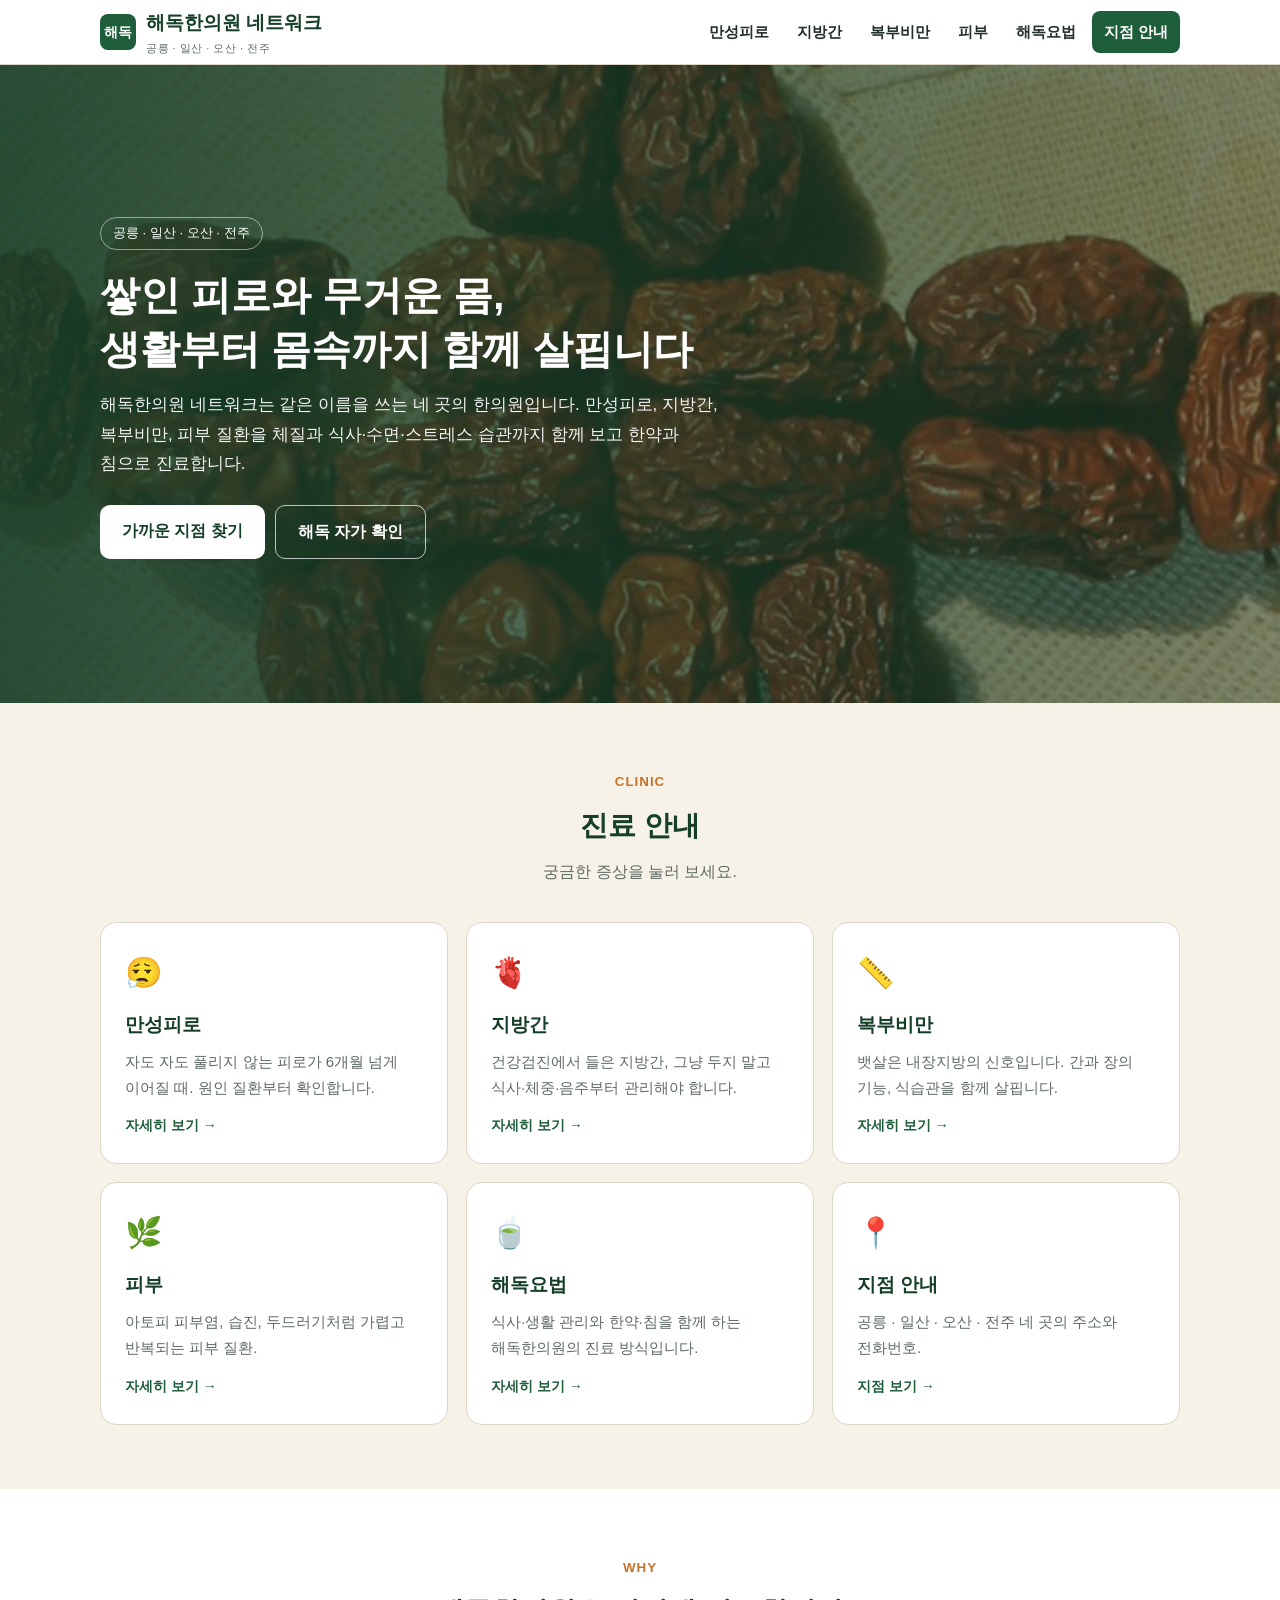
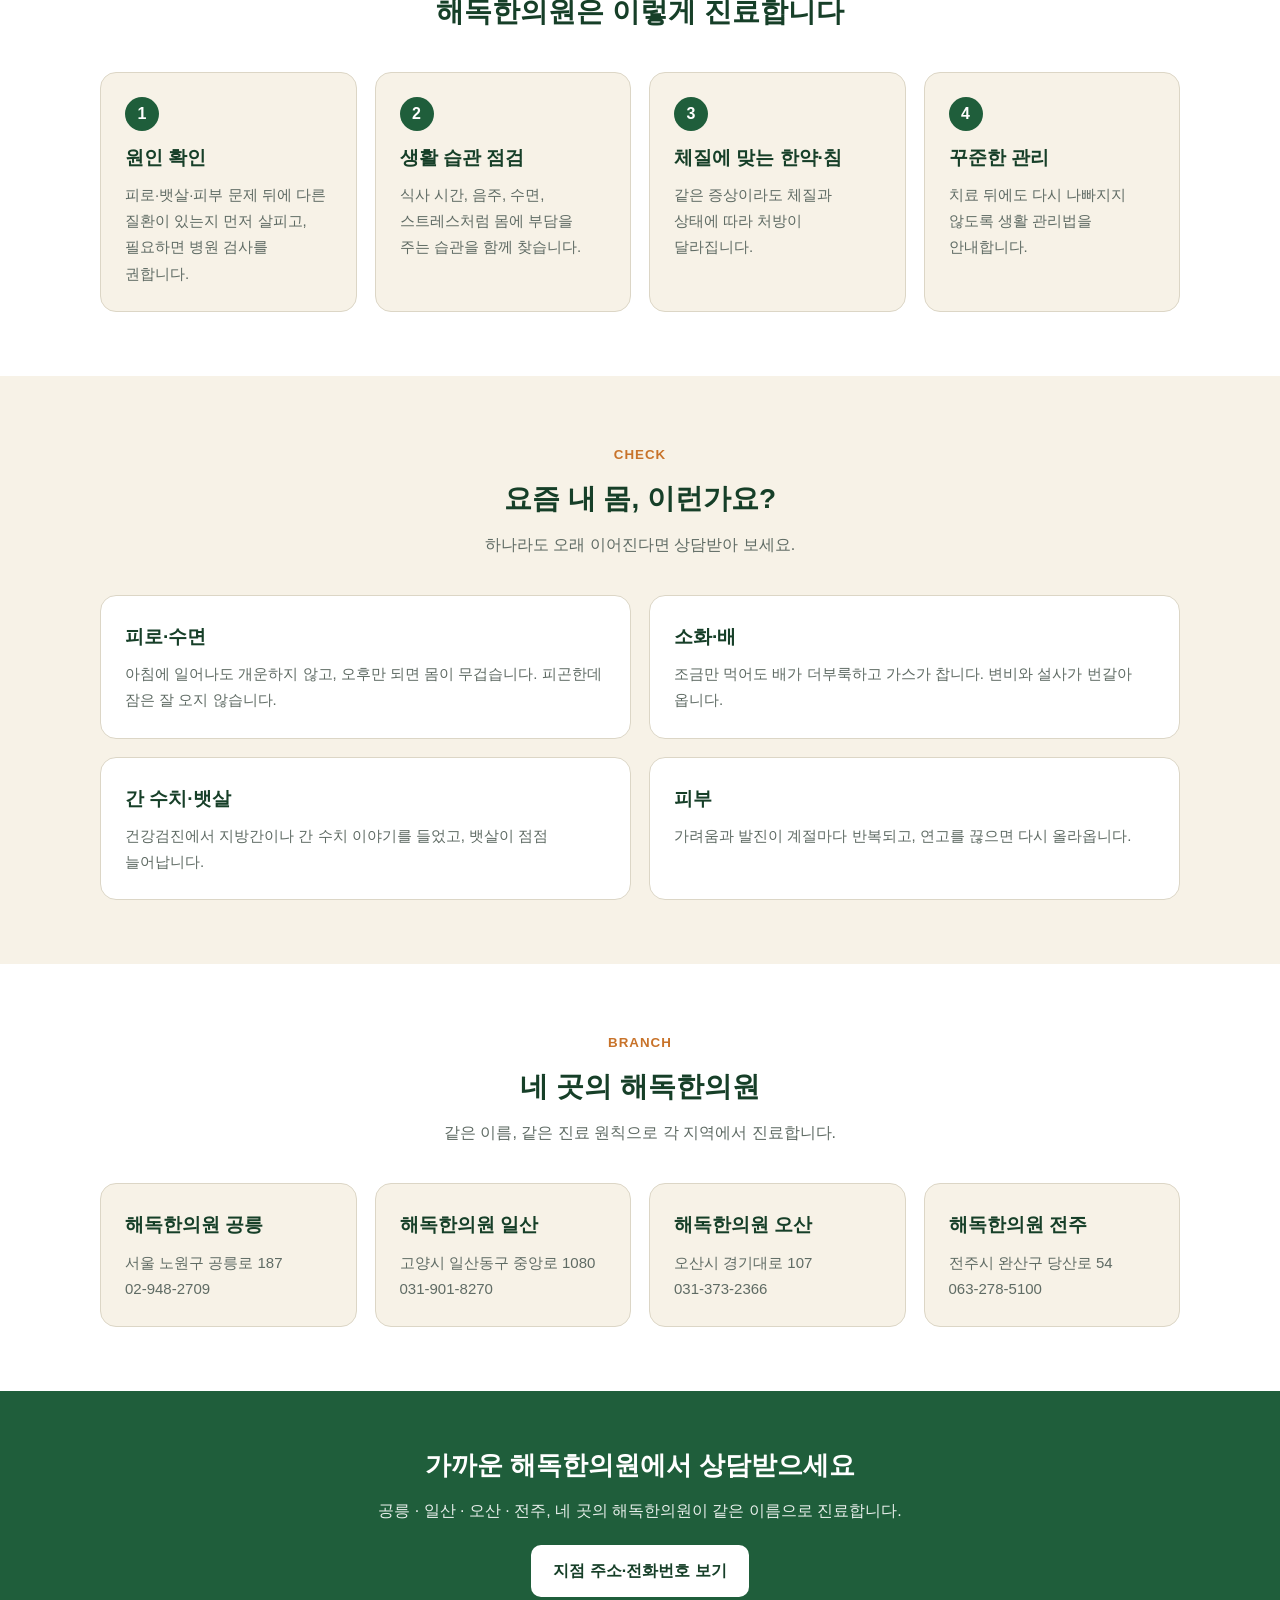
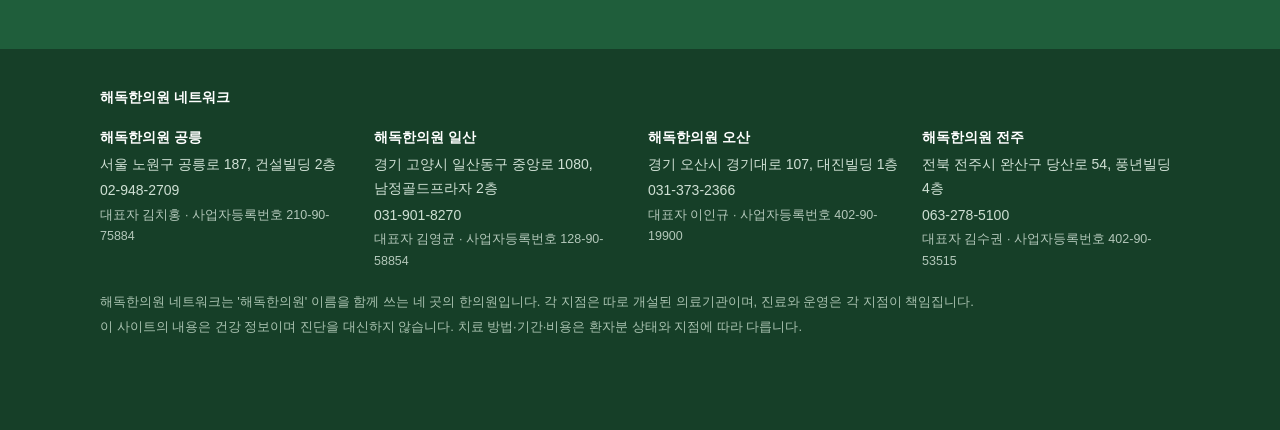
<file: index.html>
<!doctype html>
<html lang="ko">
<head>
<meta charset="utf-8">
<meta name="viewport" content="width=device-width,initial-scale=1">
<title>해독한의원 네트워크 | 만성피로·지방간·복부비만·피부 한방 진료 | 공릉·일산·오산·전주</title>
<meta name="description" content="해독한의원 네트워크는 공릉·일산·오산·전주 네 곳의 해독한의원입니다. 만성피로, 지방간, 복부비만, 피부 질환을 체질과 생활 습관을 함께 살펴 한약·침으로 진료합니다.">
<link rel="stylesheet" href="assets/style.css">
<script src="assets/site.js" defer></script>
</head>
<body>
<header class="top">
  <div class="wrap">
    <a class="logo" href="index.html"><b>해독</b><span>해독한의원 네트워크<small>공릉 · 일산 · 오산 · 전주</small></span></a>
    <button class="burger" aria-label="메뉴 열기">☰</button>
    <nav class="menu">
      <a href="fatigue.html" class="">만성피로</a>
      <a href="fatty-liver.html" class="">지방간</a>
      <a href="abdominal-obesity.html" class="">복부비만</a>
      <a href="skin.html" class="">피부</a>
      <a href="detox.html" class="">해독요법</a>
      <a href="branches.html" class="cta">지점 안내</a>
    </nav>
  </div>
</header>
<section class="hero">
  <div class="wrap">
    <span class="eyebrow">공릉 · 일산 · 오산 · 전주</span>
    <h1>쌓인 피로와 무거운 몸,<br>생활부터 몸속까지 함께 살핍니다</h1>
    <p>해독한의원 네트워크는 같은 이름을 쓰는 네 곳의 한의원입니다. 만성피로, 지방간, 복부비만, 피부 질환을 체질과 식사·수면·스트레스 습관까지 함께 보고 한약과 침으로 진료합니다.</p>
    <div class="btns"><a class="btn w" href="branches.html">가까운 지점 찾기</a><a class="btn o" href="detox.html#test">해독 자가 확인</a></div>
  </div>
</section>

<section>
  <div class="wrap">
    <div class="sec-title"><small>CLINIC</small><h2>진료 안내</h2><p>궁금한 증상을 눌러 보세요.</p></div>
    <div class="grid g3">
      <a class="card" href="fatigue.html"><div class="ico">😮‍💨</div><h3>만성피로</h3><p>자도 자도 풀리지 않는 피로가 6개월 넘게 이어질 때. 원인 질환부터 확인합니다.</p><span class="more">자세히 보기 →</span></a>
      <a class="card" href="fatty-liver.html"><div class="ico">🫀</div><h3>지방간</h3><p>건강검진에서 들은 지방간, 그냥 두지 말고 식사·체중·음주부터 관리해야 합니다.</p><span class="more">자세히 보기 →</span></a>
      <a class="card" href="abdominal-obesity.html"><div class="ico">📏</div><h3>복부비만</h3><p>뱃살은 내장지방의 신호입니다. 간과 장의 기능, 식습관을 함께 살핍니다.</p><span class="more">자세히 보기 →</span></a>
      <a class="card" href="skin.html"><div class="ico">🌿</div><h3>피부</h3><p>아토피 피부염, 습진, 두드러기처럼 가렵고 반복되는 피부 질환.</p><span class="more">자세히 보기 →</span></a>
      <a class="card" href="detox.html"><div class="ico">🍵</div><h3>해독요법</h3><p>식사·생활 관리와 한약·침을 함께 하는 해독한의원의 진료 방식입니다.</p><span class="more">자세히 보기 →</span></a>
      <a class="card" href="branches.html"><div class="ico">📍</div><h3>지점 안내</h3><p>공릉 · 일산 · 오산 · 전주 네 곳의 주소와 전화번호.</p><span class="more">지점 보기 →</span></a>
    </div>
  </div>
</section>

<section class="alt">
  <div class="wrap">
    <div class="sec-title"><small>WHY</small><h2>해독한의원은 이렇게 진료합니다</h2></div>
    <div class="grid g4">
      <div class="card"><div class="num">1</div><h3>원인 확인</h3><p>피로·뱃살·피부 문제 뒤에 다른 질환이 있는지 먼저 살피고, 필요하면 병원 검사를 권합니다.</p></div>
      <div class="card"><div class="num">2</div><h3>생활 습관 점검</h3><p>식사 시간, 음주, 수면, 스트레스처럼 몸에 부담을 주는 습관을 함께 찾습니다.</p></div>
      <div class="card"><div class="num">3</div><h3>체질에 맞는 한약·침</h3><p>같은 증상이라도 체질과 상태에 따라 처방이 달라집니다.</p></div>
      <div class="card"><div class="num">4</div><h3>꾸준한 관리</h3><p>치료 뒤에도 다시 나빠지지 않도록 생활 관리법을 안내합니다.</p></div>
    </div>
  </div>
</section>

<section>
  <div class="wrap">
    <div class="sec-title"><small>CHECK</small><h2>요즘 내 몸, 이런가요?</h2><p>하나라도 오래 이어진다면 상담받아 보세요.</p></div>
    <div class="grid g2">
      <div class="card"><h3>피로·수면</h3><p>아침에 일어나도 개운하지 않고, 오후만 되면 몸이 무겁습니다. 피곤한데 잠은 잘 오지 않습니다.</p></div>
      <div class="card"><h3>소화·배</h3><p>조금만 먹어도 배가 더부룩하고 가스가 찹니다. 변비와 설사가 번갈아 옵니다.</p></div>
      <div class="card"><h3>간 수치·뱃살</h3><p>건강검진에서 지방간이나 간 수치 이야기를 들었고, 뱃살이 점점 늘어납니다.</p></div>
      <div class="card"><h3>피부</h3><p>가려움과 발진이 계절마다 반복되고, 연고를 끊으면 다시 올라옵니다.</p></div>
    </div>
  </div>
</section>

<section class="alt">
  <div class="wrap">
    <div class="sec-title"><small>BRANCH</small><h2>네 곳의 해독한의원</h2><p>같은 이름, 같은 진료 원칙으로 각 지역에서 진료합니다.</p></div>
    <div class="grid g4">
      <a class="card" href="branches.html#gongneung"><h3>해독한의원 공릉</h3><p>서울 노원구 공릉로 187<br>02-948-2709</p></a>
      <a class="card" href="branches.html#ilsan"><h3>해독한의원 일산</h3><p>고양시 일산동구 중앙로 1080<br>031-901-8270</p></a>
      <a class="card" href="branches.html#osan"><h3>해독한의원 오산</h3><p>오산시 경기대로 107<br>031-373-2366</p></a>
      <a class="card" href="branches.html#jeonju"><h3>해독한의원 전주</h3><p>전주시 완산구 당산로 54<br>063-278-5100</p></a>
    </div>
  </div>
</section>
<section class="cta-band">
  <h2>가까운 해독한의원에서 상담받으세요</h2>
  <p>공릉 · 일산 · 오산 · 전주, 네 곳의 해독한의원이 같은 이름으로 진료합니다.</p>
  <a class="btn w" href="branches.html">지점 주소·전화번호 보기</a>
</section>
<footer>
  <div class="wrap">
    <b>해독한의원 네트워크</b>
    <div class="fb">
      <div><b>해독한의원 공릉</b><p>서울 노원구 공릉로 187, 건설빌딩 2층</p><p>02-948-2709</p><p class="biz">대표자 김치홍 · 사업자등록번호 210-90-75884</p></div>
      <div><b>해독한의원 일산</b><p>경기 고양시 일산동구 중앙로 1080, 남정골드프라자 2층</p><p>031-901-8270</p><p class="biz">대표자 김영균 · 사업자등록번호 128-90-58854</p></div>
      <div><b>해독한의원 오산</b><p>경기 오산시 경기대로 107, 대진빌딩 1층</p><p>031-373-2366</p><p class="biz">대표자 이인규 · 사업자등록번호 402-90-19900</p></div>
      <div><b>해독한의원 전주</b><p>전북 전주시 완산구 당산로 54, 풍년빌딩 4층</p><p>063-278-5100</p><p class="biz">대표자 김수권 · 사업자등록번호 402-90-53515</p></div>
    </div>
    <p class="small">해독한의원 네트워크는 '해독한의원' 이름을 함께 쓰는 네 곳의 한의원입니다. 각 지점은 따로 개설된 의료기관이며, 진료와 운영은 각 지점이 책임집니다.</p>
    <p class="small">이 사이트의 내용은 건강 정보이며 진단을 대신하지 않습니다. 치료 방법·기간·비용은 환자분 상태와 지점에 따라 다릅니다.</p>
  </div>
</footer>
<div class="mbar"><a href="branches.html">지점 찾기</a><a href="branches.html#call">전화 상담</a></div>
</body>
</html>
</file>
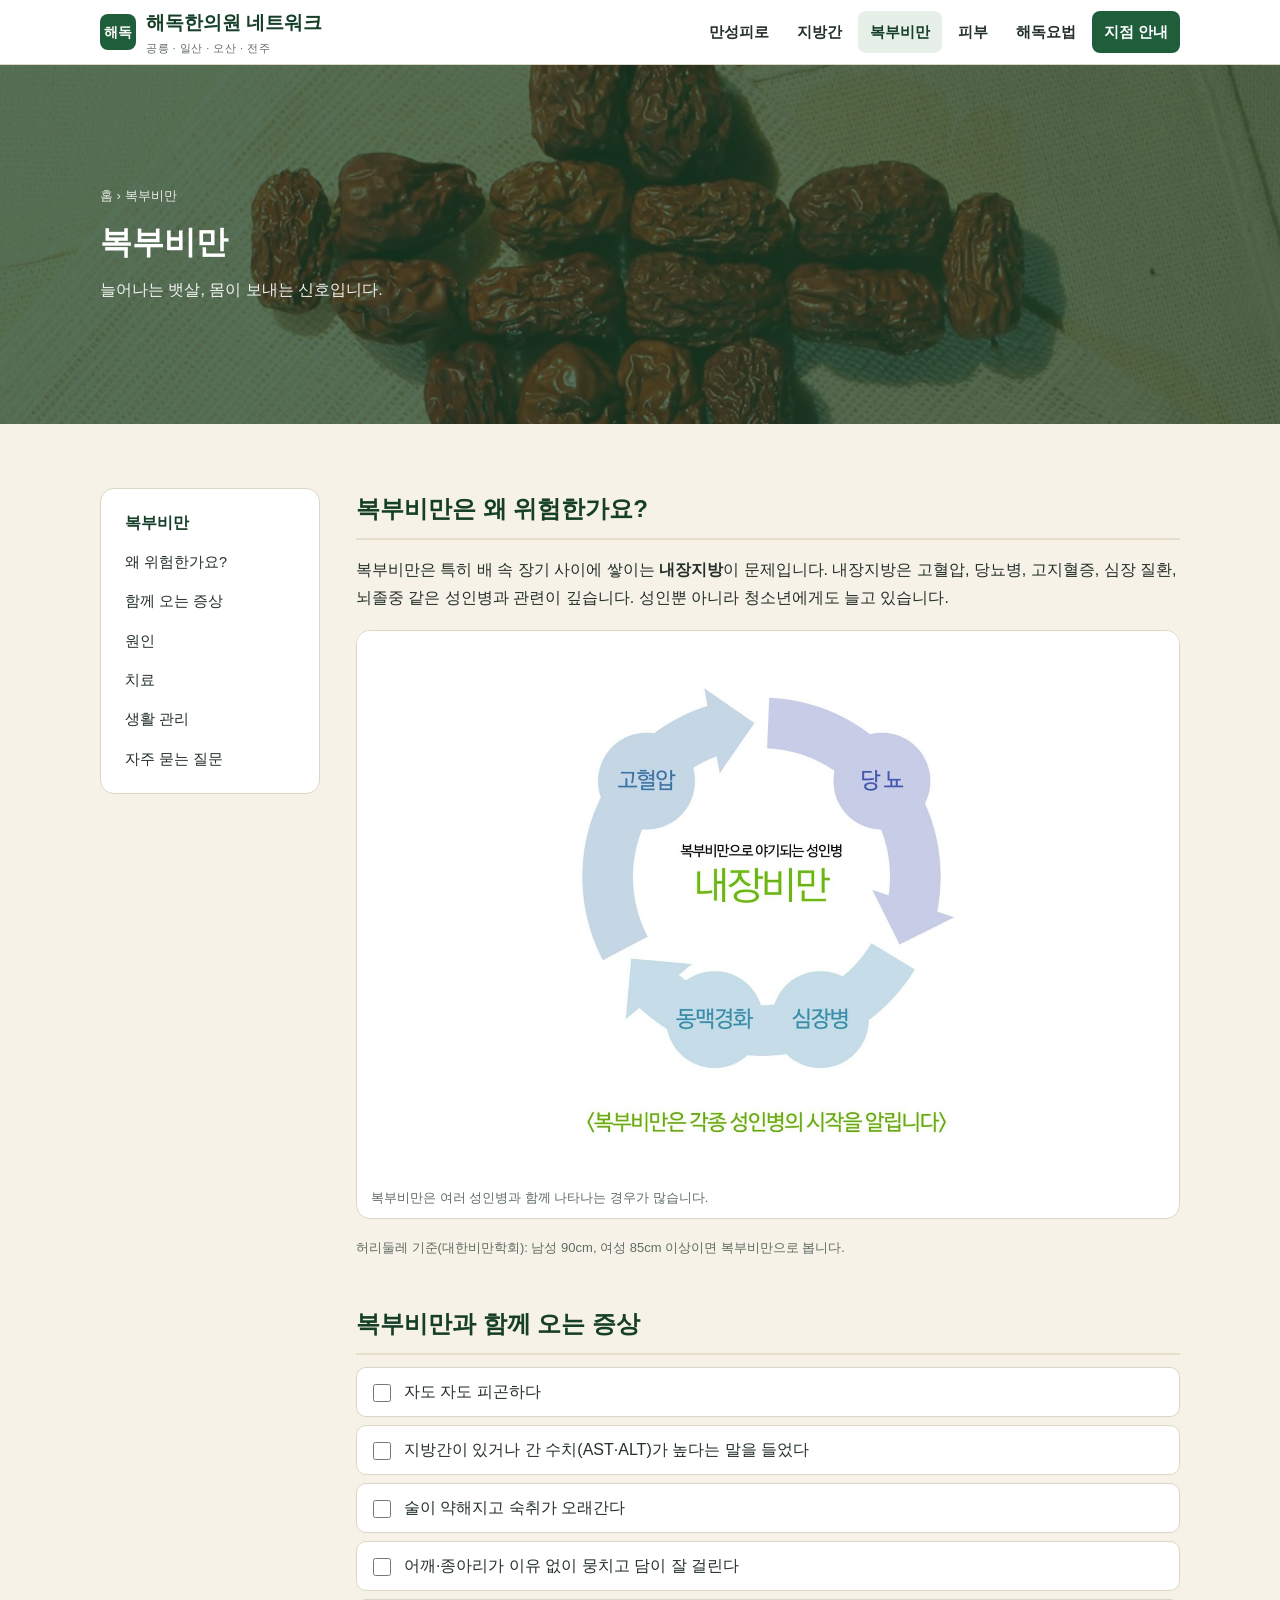
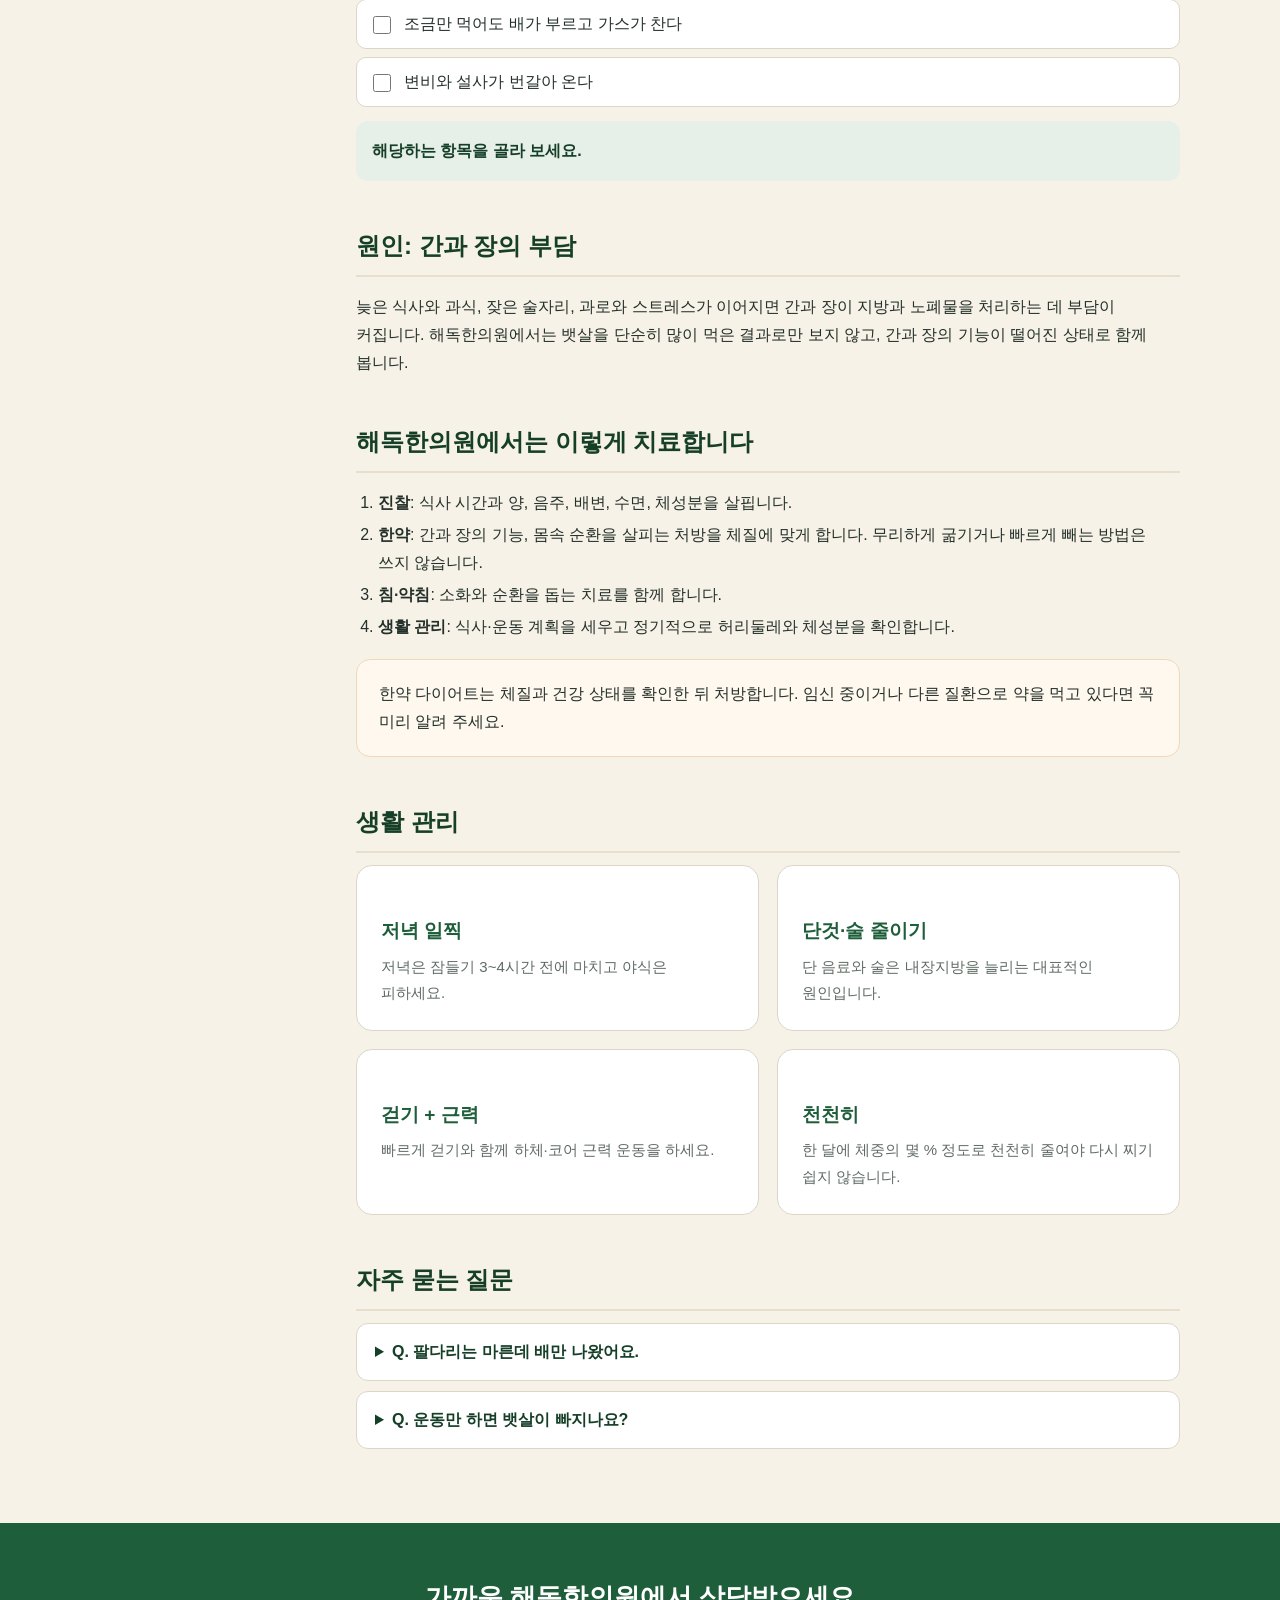
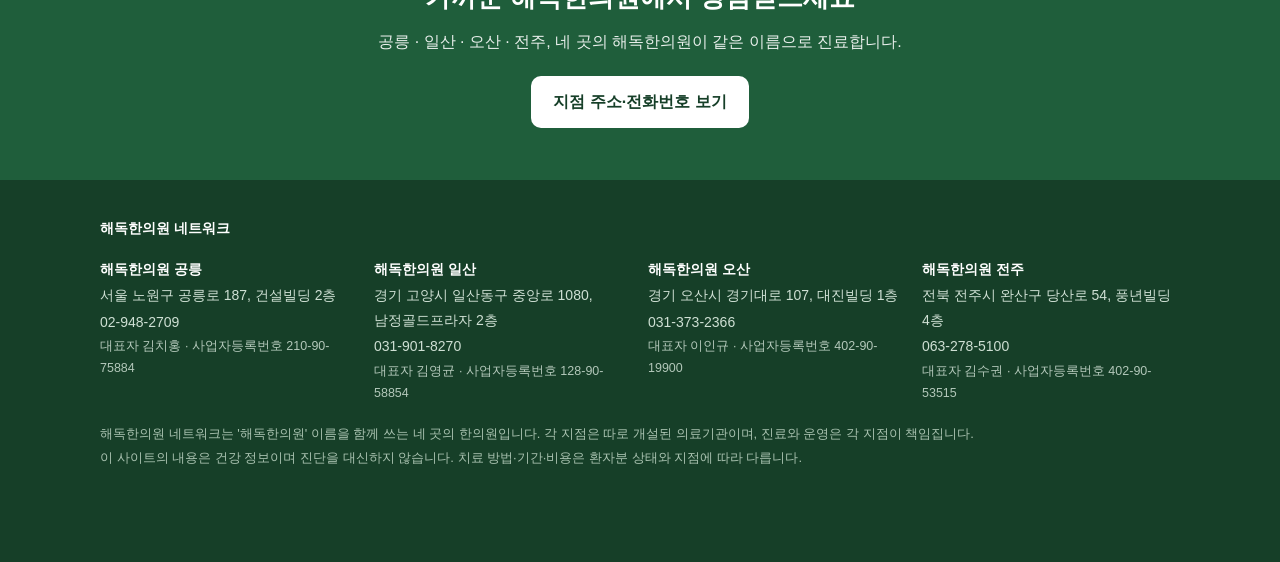
<file: abdominal-obesity.html>
<!doctype html>
<html lang="ko">
<head>
<meta charset="utf-8">
<meta name="viewport" content="width=device-width,initial-scale=1">
<title>복부비만, 뱃살이 안 빠지는 이유와 한방 관리 | 해독한의원 네트워크</title>
<meta name="description" content="뱃살은 내장지방의 신호입니다. 복부비만과 함께 오는 증상, 간과 장의 관점에서 본 원인, 한약·침과 생활 관리를 해독한의원이 안내합니다.">
<link rel="stylesheet" href="assets/style.css">
<script src="assets/site.js" defer></script>
</head>
<body>
<header class="top">
  <div class="wrap">
    <a class="logo" href="index.html"><b>해독</b><span>해독한의원 네트워크<small>공릉 · 일산 · 오산 · 전주</small></span></a>
    <button class="burger" aria-label="메뉴 열기">☰</button>
    <nav class="menu">
      <a href="fatigue.html" class="">만성피로</a>
      <a href="fatty-liver.html" class="">지방간</a>
      <a href="abdominal-obesity.html" class="on">복부비만</a>
      <a href="skin.html" class="">피부</a>
      <a href="detox.html" class="">해독요법</a>
      <a href="branches.html" class="cta">지점 안내</a>
    </nav>
  </div>
</header>
<section class="phead" style="background-image:url(assets/img/hero-jujube.jpg)">
  <div class="wrap"><div class="crumb">홈 › 복부비만</div><h1>복부비만</h1><p>늘어나는 뱃살, 몸이 보내는 신호입니다.</p></div>
</section>
<section>
  <div class="wrap layout">
    <aside class="side"><b>복부비만</b>
      <a href="#why">왜 위험한가요?</a><a href="#check">함께 오는 증상</a><a href="#cause">원인</a><a href="#treat">치료</a><a href="#life">생활 관리</a><a href="#faq">자주 묻는 질문</a>
    </aside>
    <div class="content">
      <h2 id="why">복부비만은 왜 위험한가요?</h2>
      <p>복부비만은 특히 배 속 장기 사이에 쌓이는 <strong>내장지방</strong>이 문제입니다. 내장지방은 고혈압, 당뇨병, 고지혈증, 심장 질환, 뇌졸중 같은 성인병과 관련이 깊습니다. 성인뿐 아니라 청소년에게도 늘고 있습니다.</p>
      <figure class="figure"><img src="assets/img/obesity-cycle.jpg" alt="내장비만과 고혈압·당뇨·심장병·동맥경화의 관계 그림" loading="lazy"><figcaption>복부비만은 여러 성인병과 함께 나타나는 경우가 많습니다.</figcaption></figure>
      <p class="small">허리둘레 기준(대한비만학회): 남성 90cm, 여성 85cm 이상이면 복부비만으로 봅니다.</p>

      <h2 id="check">복부비만과 함께 오는 증상</h2>
      <div class="check" data-levels="3:뱃살과 함께 몸의 기능이 떨어져 있을 수 있습니다. 상담을 받아 보세요.">
        <label><input type="checkbox">자도 자도 피곤하다</label>
        <label><input type="checkbox">지방간이 있거나 간 수치(AST·ALT)가 높다는 말을 들었다</label>
        <label><input type="checkbox">술이 약해지고 숙취가 오래간다</label>
        <label><input type="checkbox">어깨·종아리가 이유 없이 뭉치고 담이 잘 걸린다</label>
        <label><input type="checkbox">조금만 먹어도 배가 부르고 가스가 찬다</label>
        <label><input type="checkbox">변비와 설사가 번갈아 온다</label>
        <div class="result"></div>
      </div>

      <h2 id="cause">원인: 간과 장의 부담</h2>
      <p>늦은 식사와 과식, 잦은 술자리, 과로와 스트레스가 이어지면 간과 장이 지방과 노폐물을 처리하는 데 부담이 커집니다. 해독한의원에서는 뱃살을 단순히 많이 먹은 결과로만 보지 않고, 간과 장의 기능이 떨어진 상태로 함께 봅니다.</p>

      <h2 id="treat">해독한의원에서는 이렇게 치료합니다</h2>
      <ol>
        <li><strong>진찰</strong>: 식사 시간과 양, 음주, 배변, 수면, 체성분을 살핍니다.</li>
        <li><strong>한약</strong>: 간과 장의 기능, 몸속 순환을 살피는 처방을 체질에 맞게 합니다. 무리하게 굶기거나 빠르게 빼는 방법은 쓰지 않습니다.</li>
        <li><strong>침·약침</strong>: 소화와 순환을 돕는 치료를 함께 합니다.</li>
        <li><strong>생활 관리</strong>: 식사·운동 계획을 세우고 정기적으로 허리둘레와 체성분을 확인합니다.</li>
      </ol>
      <div class="box note">한약 다이어트는 체질과 건강 상태를 확인한 뒤 처방합니다. 임신 중이거나 다른 질환으로 약을 먹고 있다면 꼭 미리 알려 주세요.</div>

      <h2 id="life">생활 관리</h2>
      <div class="grid g2">
        <div class="card"><h3>저녁 일찍</h3><p>저녁은 잠들기 3~4시간 전에 마치고 야식은 피하세요.</p></div>
        <div class="card"><h3>단것·술 줄이기</h3><p>단 음료와 술은 내장지방을 늘리는 대표적인 원인입니다.</p></div>
        <div class="card"><h3>걷기 + 근력</h3><p>빠르게 걷기와 함께 하체·코어 근력 운동을 하세요.</p></div>
        <div class="card"><h3>천천히</h3><p>한 달에 체중의 몇 % 정도로 천천히 줄여야 다시 찌기 쉽지 않습니다.</p></div>
      </div>

      <h2 id="faq">자주 묻는 질문</h2>
      <div class="faq">
        <details><summary>Q. 팔다리는 마른데 배만 나왔어요.</summary><p>마른 복부비만일 수 있습니다. 체중은 정상이어도 내장지방이 많을 수 있어 허리둘레와 체성분을 함께 확인합니다.</p></details>
        <details><summary>Q. 운동만 하면 뱃살이 빠지나요?</summary><p>운동만으로는 한계가 있습니다. 식사 시간과 양, 술을 함께 조절해야 합니다.</p></details>
      </div>
    </div>
  </div>
</section>
<section class="cta-band">
  <h2>가까운 해독한의원에서 상담받으세요</h2>
  <p>공릉 · 일산 · 오산 · 전주, 네 곳의 해독한의원이 같은 이름으로 진료합니다.</p>
  <a class="btn w" href="branches.html">지점 주소·전화번호 보기</a>
</section>
<footer>
  <div class="wrap">
    <b>해독한의원 네트워크</b>
    <div class="fb">
      <div><b>해독한의원 공릉</b><p>서울 노원구 공릉로 187, 건설빌딩 2층</p><p>02-948-2709</p><p class="biz">대표자 김치홍 · 사업자등록번호 210-90-75884</p></div>
      <div><b>해독한의원 일산</b><p>경기 고양시 일산동구 중앙로 1080, 남정골드프라자 2층</p><p>031-901-8270</p><p class="biz">대표자 김영균 · 사업자등록번호 128-90-58854</p></div>
      <div><b>해독한의원 오산</b><p>경기 오산시 경기대로 107, 대진빌딩 1층</p><p>031-373-2366</p><p class="biz">대표자 이인규 · 사업자등록번호 402-90-19900</p></div>
      <div><b>해독한의원 전주</b><p>전북 전주시 완산구 당산로 54, 풍년빌딩 4층</p><p>063-278-5100</p><p class="biz">대표자 김수권 · 사업자등록번호 402-90-53515</p></div>
    </div>
    <p class="small">해독한의원 네트워크는 '해독한의원' 이름을 함께 쓰는 네 곳의 한의원입니다. 각 지점은 따로 개설된 의료기관이며, 진료와 운영은 각 지점이 책임집니다.</p>
    <p class="small">이 사이트의 내용은 건강 정보이며 진단을 대신하지 않습니다. 치료 방법·기간·비용은 환자분 상태와 지점에 따라 다릅니다.</p>
  </div>
</footer>
<div class="mbar"><a href="branches.html">지점 찾기</a><a href="branches.html#call">전화 상담</a></div>
</body>
</html>
</file>
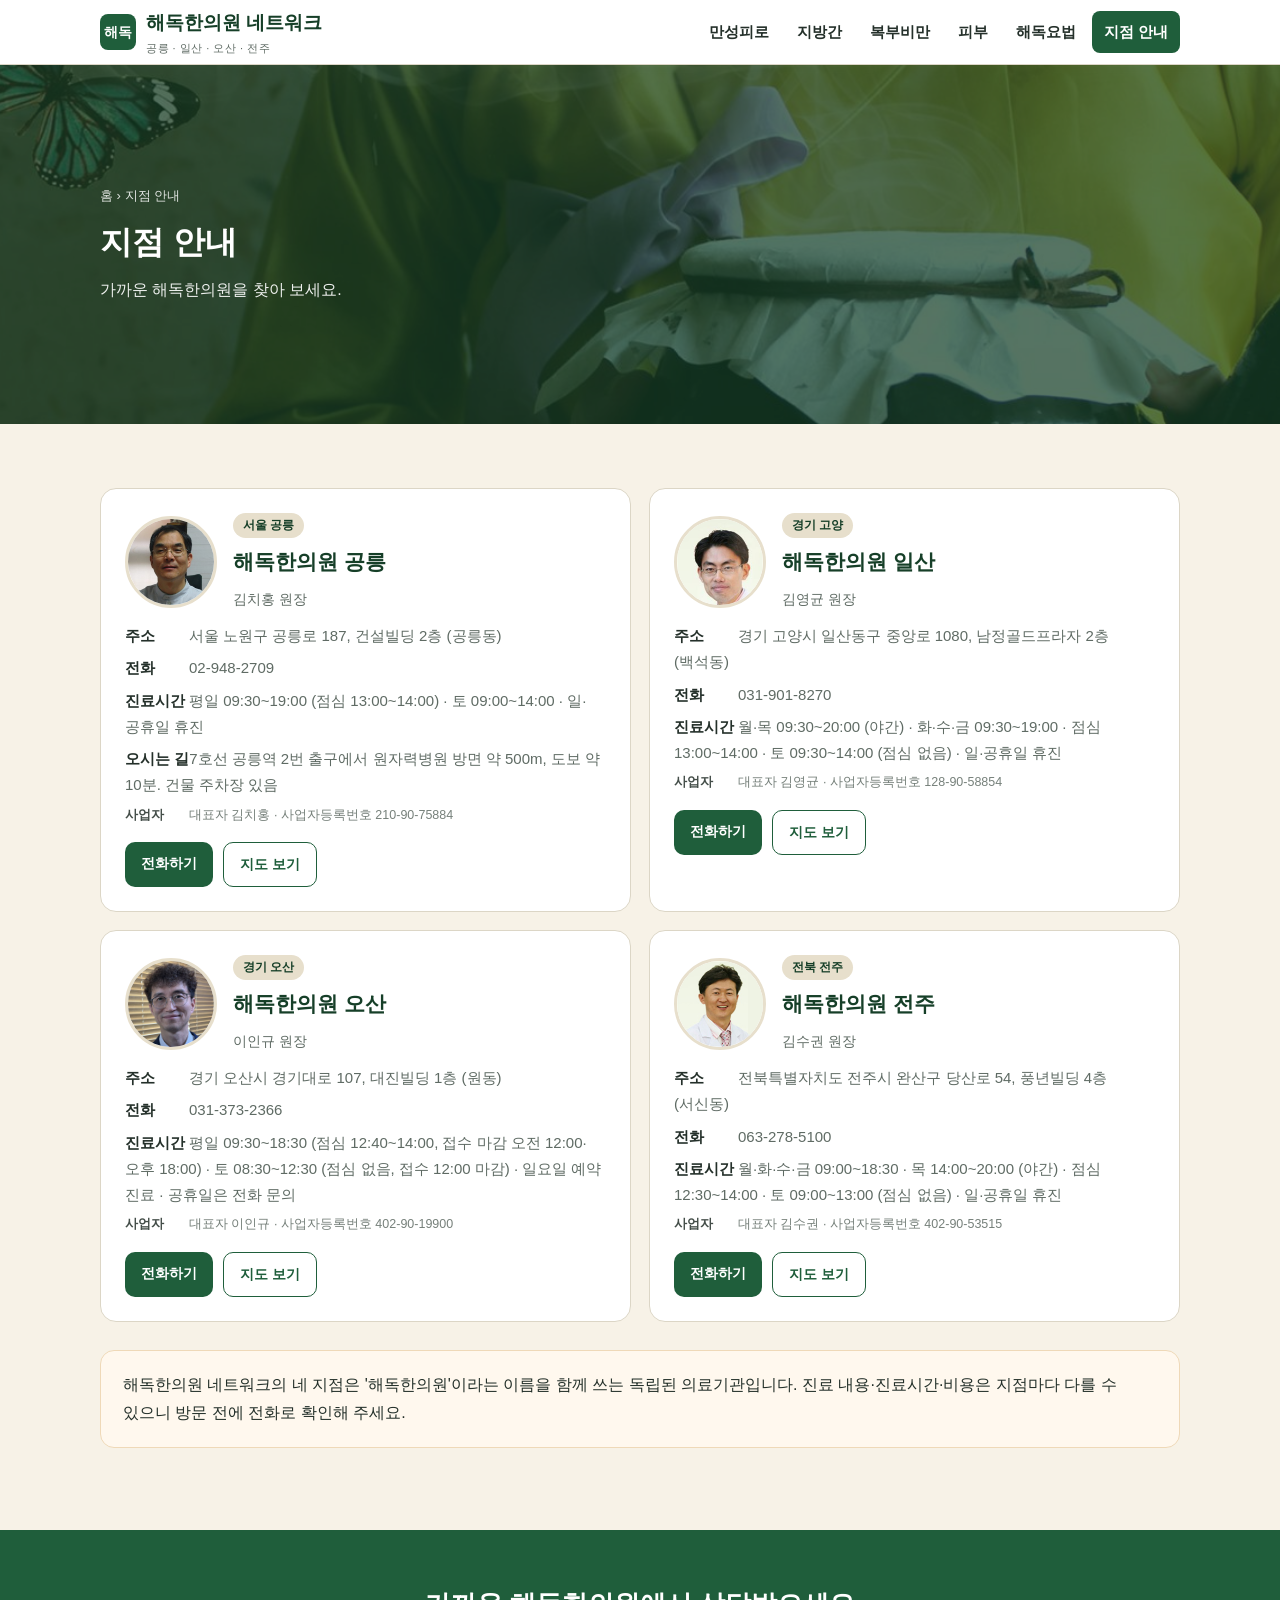
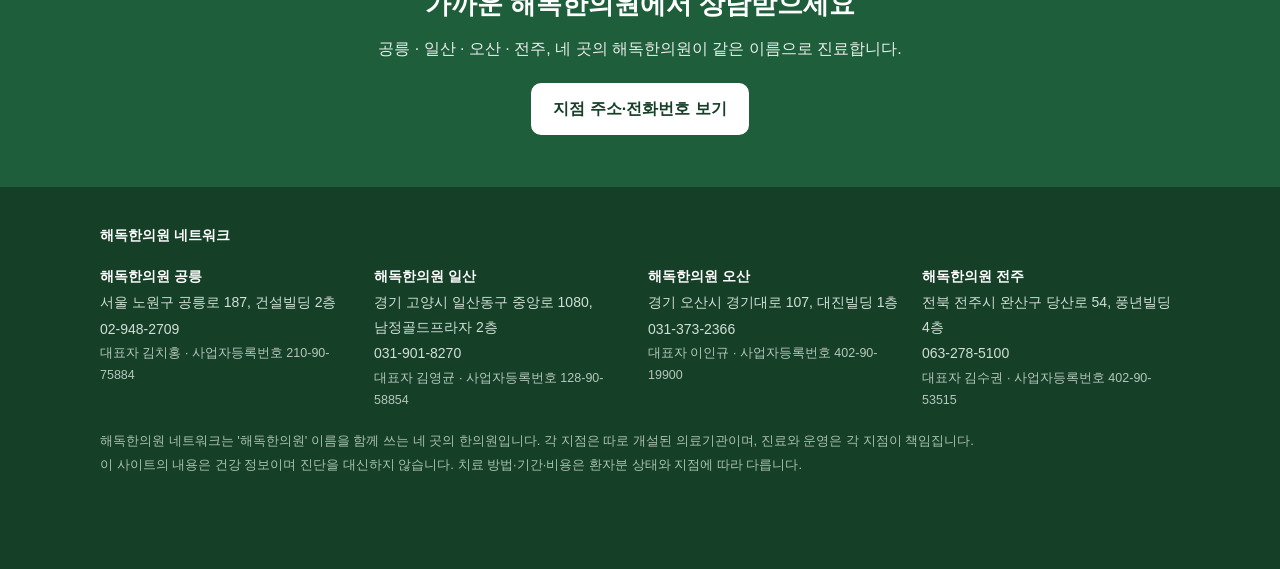
<file: branches.html>
<!doctype html>
<html lang="ko">
<head>
<meta charset="utf-8">
<meta name="viewport" content="width=device-width,initial-scale=1">
<title>지점 안내 | 해독한의원 공릉·일산·오산·전주 | 해독한의원 네트워크</title>
<meta name="description" content="해독한의원 네트워크 네 지점의 주소와 전화번호. 해독한의원 공릉(서울 노원구), 일산(고양시 일산동구), 오산(오산시), 전주(전주시 완산구).">
<link rel="stylesheet" href="assets/style.css">
<script src="assets/site.js" defer></script>
</head>
<body>
<header class="top">
  <div class="wrap">
    <a class="logo" href="index.html"><b>해독</b><span>해독한의원 네트워크<small>공릉 · 일산 · 오산 · 전주</small></span></a>
    <button class="burger" aria-label="메뉴 열기">☰</button>
    <nav class="menu">
      <a href="fatigue.html" class="">만성피로</a>
      <a href="fatty-liver.html" class="">지방간</a>
      <a href="abdominal-obesity.html" class="">복부비만</a>
      <a href="skin.html" class="">피부</a>
      <a href="detox.html" class="">해독요법</a>
      <a href="branches.html" class="cta">지점 안내</a>
    </nav>
  </div>
</header>
<section class="phead" style="background-image:url(assets/img/fatigue-pot.jpg)">
  <div class="wrap"><div class="crumb">홈 › 지점 안내</div><h1>지점 안내</h1><p>가까운 해독한의원을 찾아 보세요.</p></div>
</section>
<section id="call">
  <div class="wrap">
    <div class="grid g2">
      <div class="branch" id="gongneung">
        <div class="head"><img class="omd" src="assets/img/omd-gongneung.jpg" alt="해독한의원 공릉 김치홍 원장" loading="lazy"><div class="who"><span class="tag">서울 공릉</span><h3>해독한의원 공릉</h3><span class="name">김치홍 원장</span></div></div>
        <div class="row"><b>주소</b>서울 노원구 공릉로 187, 건설빌딩 2층 (공릉동)</div>
        <div class="row"><b>전화</b>02-948-2709</div>
        <div class="row"><b>진료시간</b>평일 09:30~19:00 (점심 13:00~14:00) · 토 09:00~14:00 · 일·공휴일 휴진</div>
        <div class="row"><b>오시는 길</b>7호선 공릉역 2번 출구에서 원자력병원 방면 약 500m, 도보 약 10분. 건물 주차장 있음</div>
        <div class="row biz"><b>사업자</b>대표자 김치홍 · 사업자등록번호 210-90-75884</div>
        <div class="btns"><a class="btn g" href="tel:02-948-2709">전화하기</a><a class="btn line" href="https://map.naver.com/p/entry/place/11388284" target="_blank" rel="noopener">지도 보기</a></div>
      </div>
      <div class="branch" id="ilsan">
        <div class="head"><img class="omd" src="assets/img/omd-ilsan.jpg" alt="해독한의원 일산 김영균 원장" loading="lazy"><div class="who"><span class="tag">경기 고양</span><h3>해독한의원 일산</h3><span class="name">김영균 원장</span></div></div>
        <div class="row"><b>주소</b>경기 고양시 일산동구 중앙로 1080, 남정골드프라자 2층 (백석동)</div>
        <div class="row"><b>전화</b>031-901-8270</div>
        <div class="row"><b>진료시간</b>월·목 09:30~20:00 (야간) · 화·수·금 09:30~19:00 · 점심 13:00~14:00 · 토 09:30~14:00 (점심 없음) · 일·공휴일 휴진</div>
        <div class="row biz"><b>사업자</b>대표자 김영균 · 사업자등록번호 128-90-58854</div>
        <div class="btns"><a class="btn g" href="tel:031-901-8270">전화하기</a><a class="btn line" href="https://map.naver.com/p/search/%EA%B3%A0%EC%96%91%EC%8B%9C%20%EC%A4%91%EC%95%99%EB%A1%9C%201080%20%ED%95%B4%EB%8F%85%ED%95%9C%EC%9D%98%EC%9B%90" target="_blank" rel="noopener">지도 보기</a></div>
      </div>
      <div class="branch" id="osan">
        <div class="head"><img class="omd" src="assets/img/omd-osan.jpg" alt="해독한의원 오산 이인규 원장" loading="lazy"><div class="who"><span class="tag">경기 오산</span><h3>해독한의원 오산</h3><span class="name">이인규 원장</span></div></div>
        <div class="row"><b>주소</b>경기 오산시 경기대로 107, 대진빌딩 1층 (원동)</div>
        <div class="row"><b>전화</b>031-373-2366</div>
        <div class="row"><b>진료시간</b>평일 09:30~18:30 (점심 12:40~14:00, 접수 마감 오전 12:00·오후 18:00) · 토 08:30~12:30 (점심 없음, 접수 12:00 마감) · 일요일 예약 진료 · 공휴일은 전화 문의</div>
        <div class="row biz"><b>사업자</b>대표자 이인규 · 사업자등록번호 402-90-19900</div>
        <div class="btns"><a class="btn g" href="tel:031-373-2366">전화하기</a><a class="btn line" href="https://map.naver.com/p/search/%EC%98%A4%EC%82%B0%EC%8B%9C%20%EA%B2%BD%EA%B8%B0%EB%8C%80%EB%A1%9C%20107%20%ED%95%B4%EB%8F%85%ED%95%9C%EC%9D%98%EC%9B%90" target="_blank" rel="noopener">지도 보기</a></div>
      </div>
      <div class="branch" id="jeonju">
        <div class="head"><img class="omd" src="assets/img/omd-jeonju.jpg" alt="해독한의원 전주 김수권 원장" loading="lazy"><div class="who"><span class="tag">전북 전주</span><h3>해독한의원 전주</h3><span class="name">김수권 원장</span></div></div>
        <div class="row"><b>주소</b>전북특별자치도 전주시 완산구 당산로 54, 풍년빌딩 4층 (서신동)</div>
        <div class="row"><b>전화</b>063-278-5100</div>
        <div class="row"><b>진료시간</b>월·화·수·금 09:00~18:30 · 목 14:00~20:00 (야간) · 점심 12:30~14:00 · 토 09:00~13:00 (점심 없음) · 일·공휴일 휴진</div>
        <div class="row biz"><b>사업자</b>대표자 김수권 · 사업자등록번호 402-90-53515</div>
        <div class="btns"><a class="btn g" href="tel:063-278-5100">전화하기</a><a class="btn line" href="https://map.naver.com/p/search/%EC%A0%84%EC%A3%BC%EC%8B%9C%20%EB%8B%B9%EC%82%B0%EB%A1%9C%2054%20%ED%95%B4%EB%8F%85%ED%95%9C%EC%9D%98%EC%9B%90" target="_blank" rel="noopener">지도 보기</a></div>
      </div>
    </div>
    <div class="box note" style="margin-top:28px">해독한의원 네트워크의 네 지점은 '해독한의원'이라는 이름을 함께 쓰는 독립된 의료기관입니다. 진료 내용·진료시간·비용은 지점마다 다를 수 있으니 방문 전에 전화로 확인해 주세요.</div>
  </div>
</section>
<section class="cta-band">
  <h2>가까운 해독한의원에서 상담받으세요</h2>
  <p>공릉 · 일산 · 오산 · 전주, 네 곳의 해독한의원이 같은 이름으로 진료합니다.</p>
  <a class="btn w" href="branches.html">지점 주소·전화번호 보기</a>
</section>
<footer>
  <div class="wrap">
    <b>해독한의원 네트워크</b>
    <div class="fb">
      <div><b>해독한의원 공릉</b><p>서울 노원구 공릉로 187, 건설빌딩 2층</p><p>02-948-2709</p><p class="biz">대표자 김치홍 · 사업자등록번호 210-90-75884</p></div>
      <div><b>해독한의원 일산</b><p>경기 고양시 일산동구 중앙로 1080, 남정골드프라자 2층</p><p>031-901-8270</p><p class="biz">대표자 김영균 · 사업자등록번호 128-90-58854</p></div>
      <div><b>해독한의원 오산</b><p>경기 오산시 경기대로 107, 대진빌딩 1층</p><p>031-373-2366</p><p class="biz">대표자 이인규 · 사업자등록번호 402-90-19900</p></div>
      <div><b>해독한의원 전주</b><p>전북 전주시 완산구 당산로 54, 풍년빌딩 4층</p><p>063-278-5100</p><p class="biz">대표자 김수권 · 사업자등록번호 402-90-53515</p></div>
    </div>
    <p class="small">해독한의원 네트워크는 '해독한의원' 이름을 함께 쓰는 네 곳의 한의원입니다. 각 지점은 따로 개설된 의료기관이며, 진료와 운영은 각 지점이 책임집니다.</p>
    <p class="small">이 사이트의 내용은 건강 정보이며 진단을 대신하지 않습니다. 치료 방법·기간·비용은 환자분 상태와 지점에 따라 다릅니다.</p>
  </div>
</footer>
<div class="mbar"><a href="branches.html">지점 찾기</a><a href="branches.html#call">전화 상담</a></div>
</body>
</html>
</file>
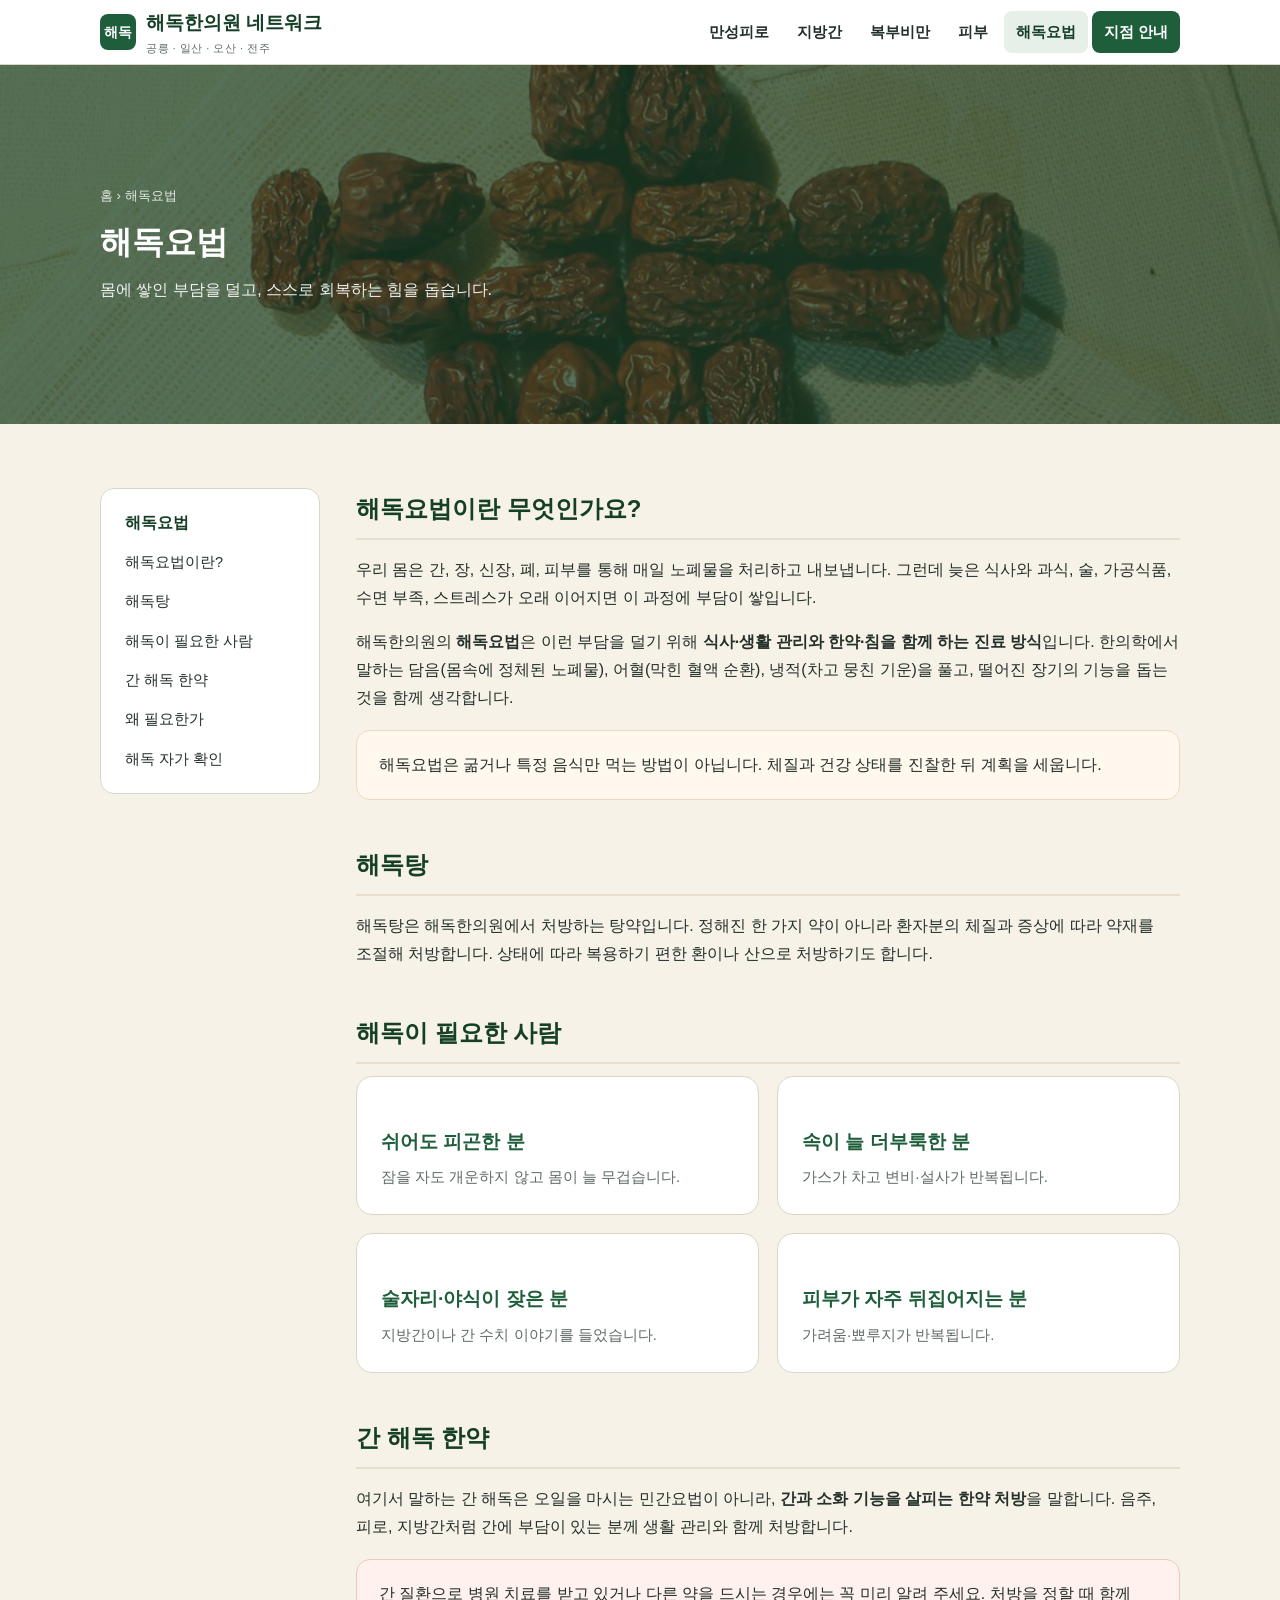
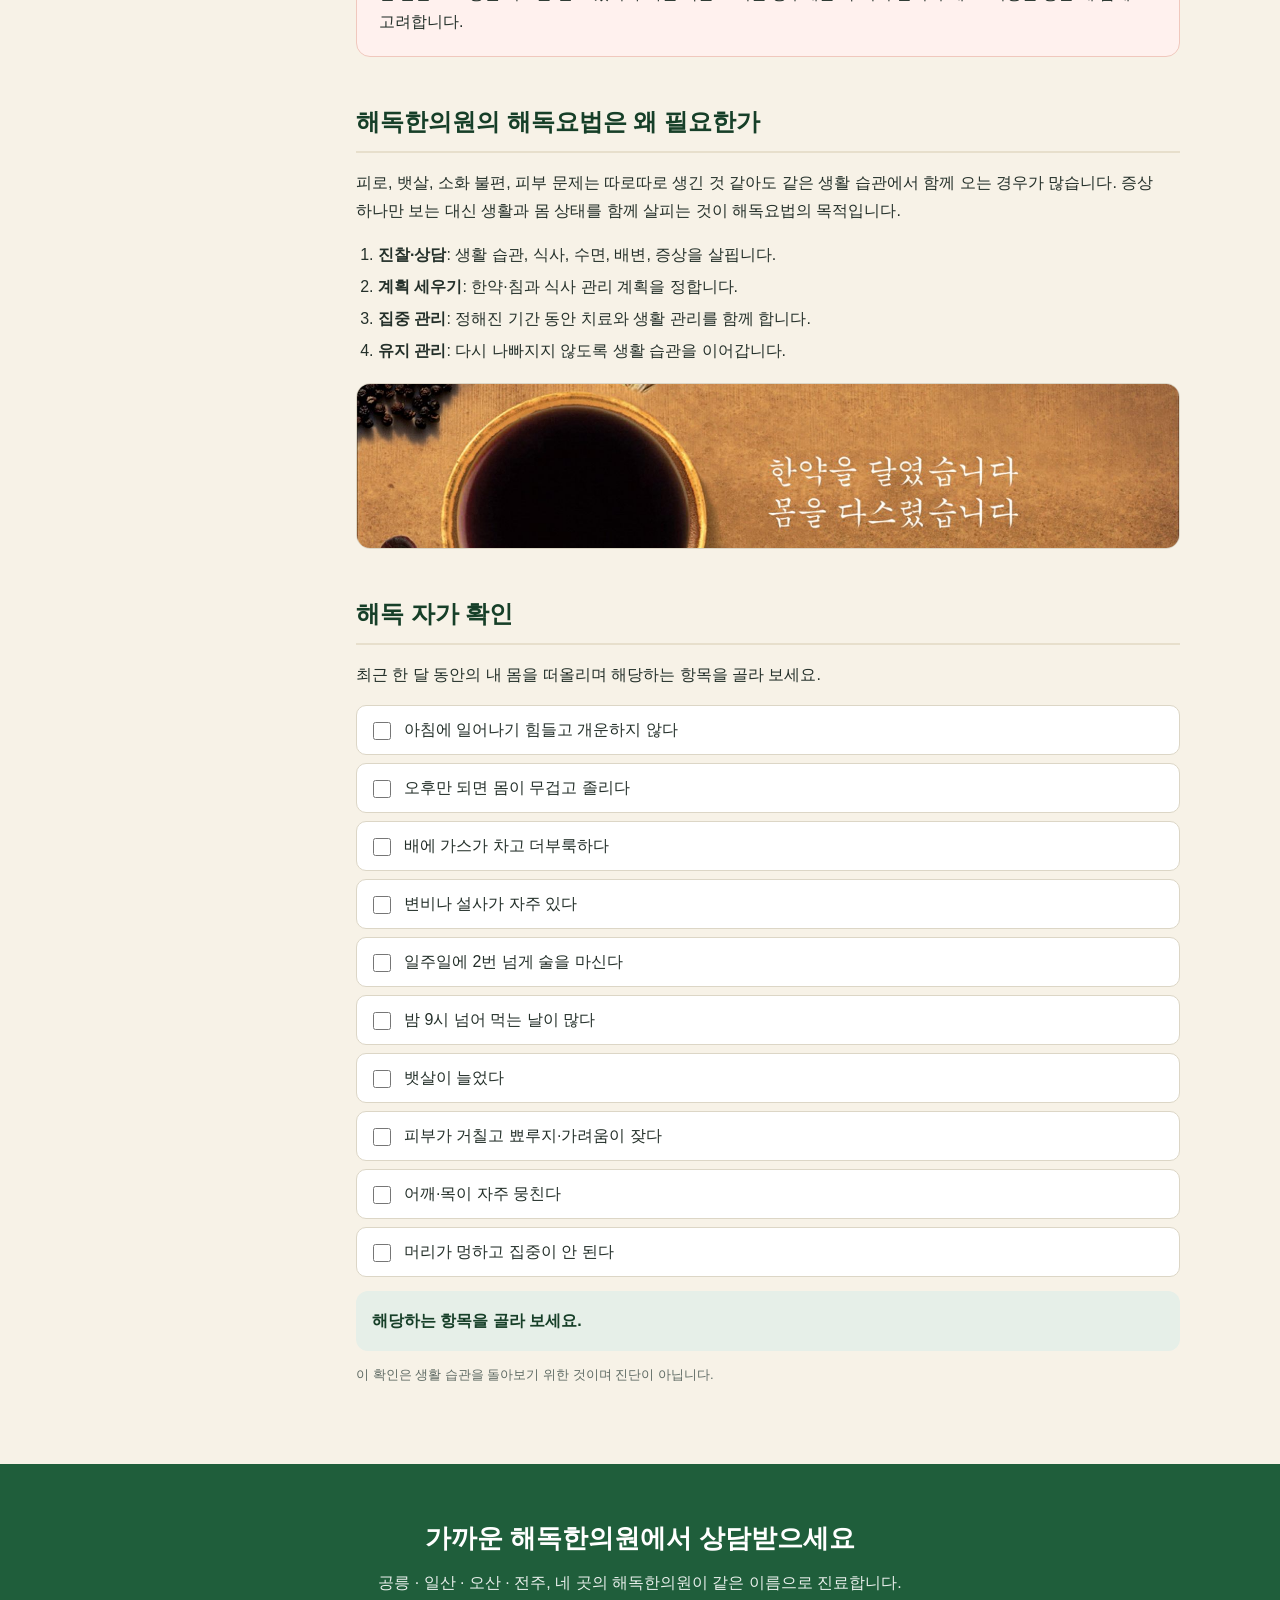
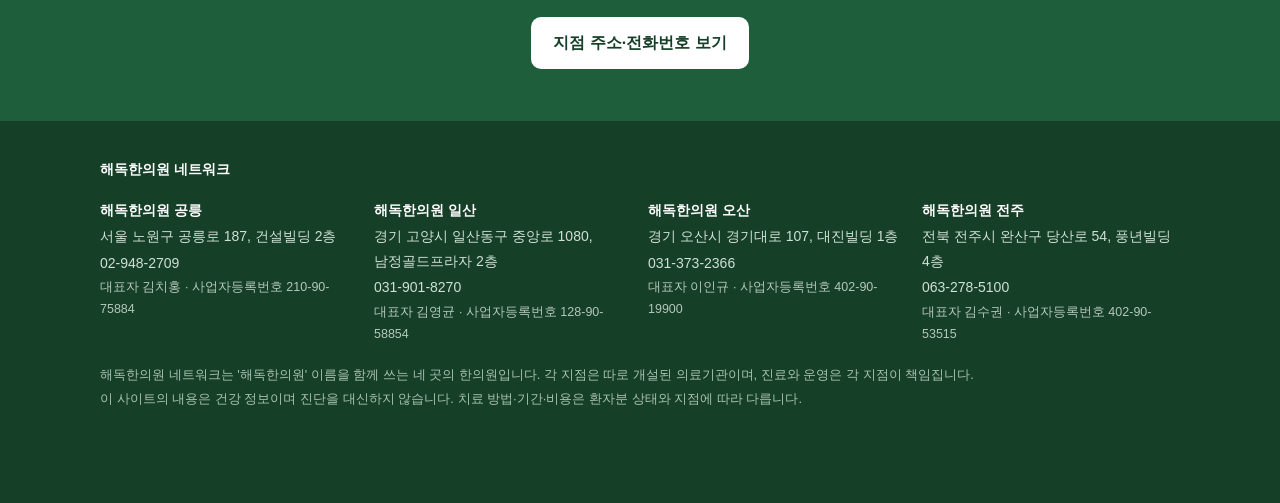
<file: detox.html>
<!doctype html>
<html lang="ko">
<head>
<meta charset="utf-8">
<meta name="viewport" content="width=device-width,initial-scale=1">
<title>해독요법이란? 해독한의원의 진료 방식과 자가 확인 | 해독한의원 네트워크</title>
<meta name="description" content="해독한의원의 해독요법은 식사·생활 관리와 한약·침을 함께 하는 진료 방식입니다. 해독이 필요한 경우, 해독탕과 간 해독 한약, 진료 과정, 자가 확인 테스트를 안내합니다.">
<link rel="stylesheet" href="assets/style.css">
<script src="assets/site.js" defer></script>
</head>
<body>
<header class="top">
  <div class="wrap">
    <a class="logo" href="index.html"><b>해독</b><span>해독한의원 네트워크<small>공릉 · 일산 · 오산 · 전주</small></span></a>
    <button class="burger" aria-label="메뉴 열기">☰</button>
    <nav class="menu">
      <a href="fatigue.html" class="">만성피로</a>
      <a href="fatty-liver.html" class="">지방간</a>
      <a href="abdominal-obesity.html" class="">복부비만</a>
      <a href="skin.html" class="">피부</a>
      <a href="detox.html" class="on">해독요법</a>
      <a href="branches.html" class="cta">지점 안내</a>
    </nav>
  </div>
</header>
<section class="phead" style="background-image:url(assets/img/hero-jujube.jpg)">
  <div class="wrap"><div class="crumb">홈 › 해독요법</div><h1>해독요법</h1><p>몸에 쌓인 부담을 덜고, 스스로 회복하는 힘을 돕습니다.</p></div>
</section>
<section>
  <div class="wrap layout">
    <aside class="side"><b>해독요법</b>
      <a href="#what">해독요법이란?</a><a href="#tang">해독탕</a><a href="#who">해독이 필요한 사람</a><a href="#liver">간 해독 한약</a><a href="#why">왜 필요한가</a><a href="#test">해독 자가 확인</a>
    </aside>
    <div class="content">
      <h2 id="what">해독요법이란 무엇인가요?</h2>
      <p>우리 몸은 간, 장, 신장, 폐, 피부를 통해 매일 노폐물을 처리하고 내보냅니다. 그런데 늦은 식사와 과식, 술, 가공식품, 수면 부족, 스트레스가 오래 이어지면 이 과정에 부담이 쌓입니다.</p>
      <p>해독한의원의 <strong>해독요법</strong>은 이런 부담을 덜기 위해 <strong>식사·생활 관리와 한약·침을 함께 하는 진료 방식</strong>입니다. 한의학에서 말하는 담음(몸속에 정체된 노폐물), 어혈(막힌 혈액 순환), 냉적(차고 뭉친 기운)을 풀고, 떨어진 장기의 기능을 돕는 것을 함께 생각합니다.</p>
      <div class="box note">해독요법은 굶거나 특정 음식만 먹는 방법이 아닙니다. 체질과 건강 상태를 진찰한 뒤 계획을 세웁니다.</div>

      <h2 id="tang">해독탕</h2>
      <p>해독탕은 해독한의원에서 처방하는 탕약입니다. 정해진 한 가지 약이 아니라 환자분의 체질과 증상에 따라 약재를 조절해 처방합니다. 상태에 따라 복용하기 편한 환이나 산으로 처방하기도 합니다.</p>

      <h2 id="who">해독이 필요한 사람</h2>
      <div class="grid g2">
        <div class="card"><h3>쉬어도 피곤한 분</h3><p>잠을 자도 개운하지 않고 몸이 늘 무겁습니다.</p></div>
        <div class="card"><h3>속이 늘 더부룩한 분</h3><p>가스가 차고 변비·설사가 반복됩니다.</p></div>
        <div class="card"><h3>술자리·야식이 잦은 분</h3><p>지방간이나 간 수치 이야기를 들었습니다.</p></div>
        <div class="card"><h3>피부가 자주 뒤집어지는 분</h3><p>가려움·뾰루지가 반복됩니다.</p></div>
      </div>

      <h2 id="liver">간 해독 한약</h2>
      <p>여기서 말하는 간 해독은 오일을 마시는 민간요법이 아니라, <strong>간과 소화 기능을 살피는 한약 처방</strong>을 말합니다. 음주, 피로, 지방간처럼 간에 부담이 있는 분께 생활 관리와 함께 처방합니다.</p>
      <div class="box warn">간 질환으로 병원 치료를 받고 있거나 다른 약을 드시는 경우에는 꼭 미리 알려 주세요. 처방을 정할 때 함께 고려합니다.</div>

      <h2 id="why">해독한의원의 해독요법은 왜 필요한가</h2>
      <p>피로, 뱃살, 소화 불편, 피부 문제는 따로따로 생긴 것 같아도 같은 생활 습관에서 함께 오는 경우가 많습니다. 증상 하나만 보는 대신 생활과 몸 상태를 함께 살피는 것이 해독요법의 목적입니다.</p>
      <ol>
        <li><strong>진찰·상담</strong>: 생활 습관, 식사, 수면, 배변, 증상을 살핍니다.</li>
        <li><strong>계획 세우기</strong>: 한약·침과 식사 관리 계획을 정합니다.</li>
        <li><strong>집중 관리</strong>: 정해진 기간 동안 치료와 생활 관리를 함께 합니다.</li>
        <li><strong>유지 관리</strong>: 다시 나빠지지 않도록 생활 습관을 이어갑니다.</li>
      </ol>
      <figure class="figure"><img src="assets/img/herbal-cup.jpg" alt="한약 잔과 '한약을 달였습니다 몸을 다스렸습니다' 문구" loading="lazy"></figure>

      <h2 id="test">해독 자가 확인</h2>
      <p>최근 한 달 동안의 내 몸을 떠올리며 해당하는 항목을 골라 보세요.</p>
      <div class="check" data-levels="4:생활 습관을 점검해 볼 때입니다.|7:몸에 부담이 많이 쌓여 있을 수 있습니다. 가까운 지점에서 상담을 받아 보세요.">
        <label><input type="checkbox">아침에 일어나기 힘들고 개운하지 않다</label>
        <label><input type="checkbox">오후만 되면 몸이 무겁고 졸리다</label>
        <label><input type="checkbox">배에 가스가 차고 더부룩하다</label>
        <label><input type="checkbox">변비나 설사가 자주 있다</label>
        <label><input type="checkbox">일주일에 2번 넘게 술을 마신다</label>
        <label><input type="checkbox">밤 9시 넘어 먹는 날이 많다</label>
        <label><input type="checkbox">뱃살이 늘었다</label>
        <label><input type="checkbox">피부가 거칠고 뾰루지·가려움이 잦다</label>
        <label><input type="checkbox">어깨·목이 자주 뭉친다</label>
        <label><input type="checkbox">머리가 멍하고 집중이 안 된다</label>
        <div class="result"></div>
      </div>
      <p class="small">이 확인은 생활 습관을 돌아보기 위한 것이며 진단이 아닙니다.</p>
    </div>
  </div>
</section>
<section class="cta-band">
  <h2>가까운 해독한의원에서 상담받으세요</h2>
  <p>공릉 · 일산 · 오산 · 전주, 네 곳의 해독한의원이 같은 이름으로 진료합니다.</p>
  <a class="btn w" href="branches.html">지점 주소·전화번호 보기</a>
</section>
<footer>
  <div class="wrap">
    <b>해독한의원 네트워크</b>
    <div class="fb">
      <div><b>해독한의원 공릉</b><p>서울 노원구 공릉로 187, 건설빌딩 2층</p><p>02-948-2709</p><p class="biz">대표자 김치홍 · 사업자등록번호 210-90-75884</p></div>
      <div><b>해독한의원 일산</b><p>경기 고양시 일산동구 중앙로 1080, 남정골드프라자 2층</p><p>031-901-8270</p><p class="biz">대표자 김영균 · 사업자등록번호 128-90-58854</p></div>
      <div><b>해독한의원 오산</b><p>경기 오산시 경기대로 107, 대진빌딩 1층</p><p>031-373-2366</p><p class="biz">대표자 이인규 · 사업자등록번호 402-90-19900</p></div>
      <div><b>해독한의원 전주</b><p>전북 전주시 완산구 당산로 54, 풍년빌딩 4층</p><p>063-278-5100</p><p class="biz">대표자 김수권 · 사업자등록번호 402-90-53515</p></div>
    </div>
    <p class="small">해독한의원 네트워크는 '해독한의원' 이름을 함께 쓰는 네 곳의 한의원입니다. 각 지점은 따로 개설된 의료기관이며, 진료와 운영은 각 지점이 책임집니다.</p>
    <p class="small">이 사이트의 내용은 건강 정보이며 진단을 대신하지 않습니다. 치료 방법·기간·비용은 환자분 상태와 지점에 따라 다릅니다.</p>
  </div>
</footer>
<div class="mbar"><a href="branches.html">지점 찾기</a><a href="branches.html#call">전화 상담</a></div>
</body>
</html>
</file>
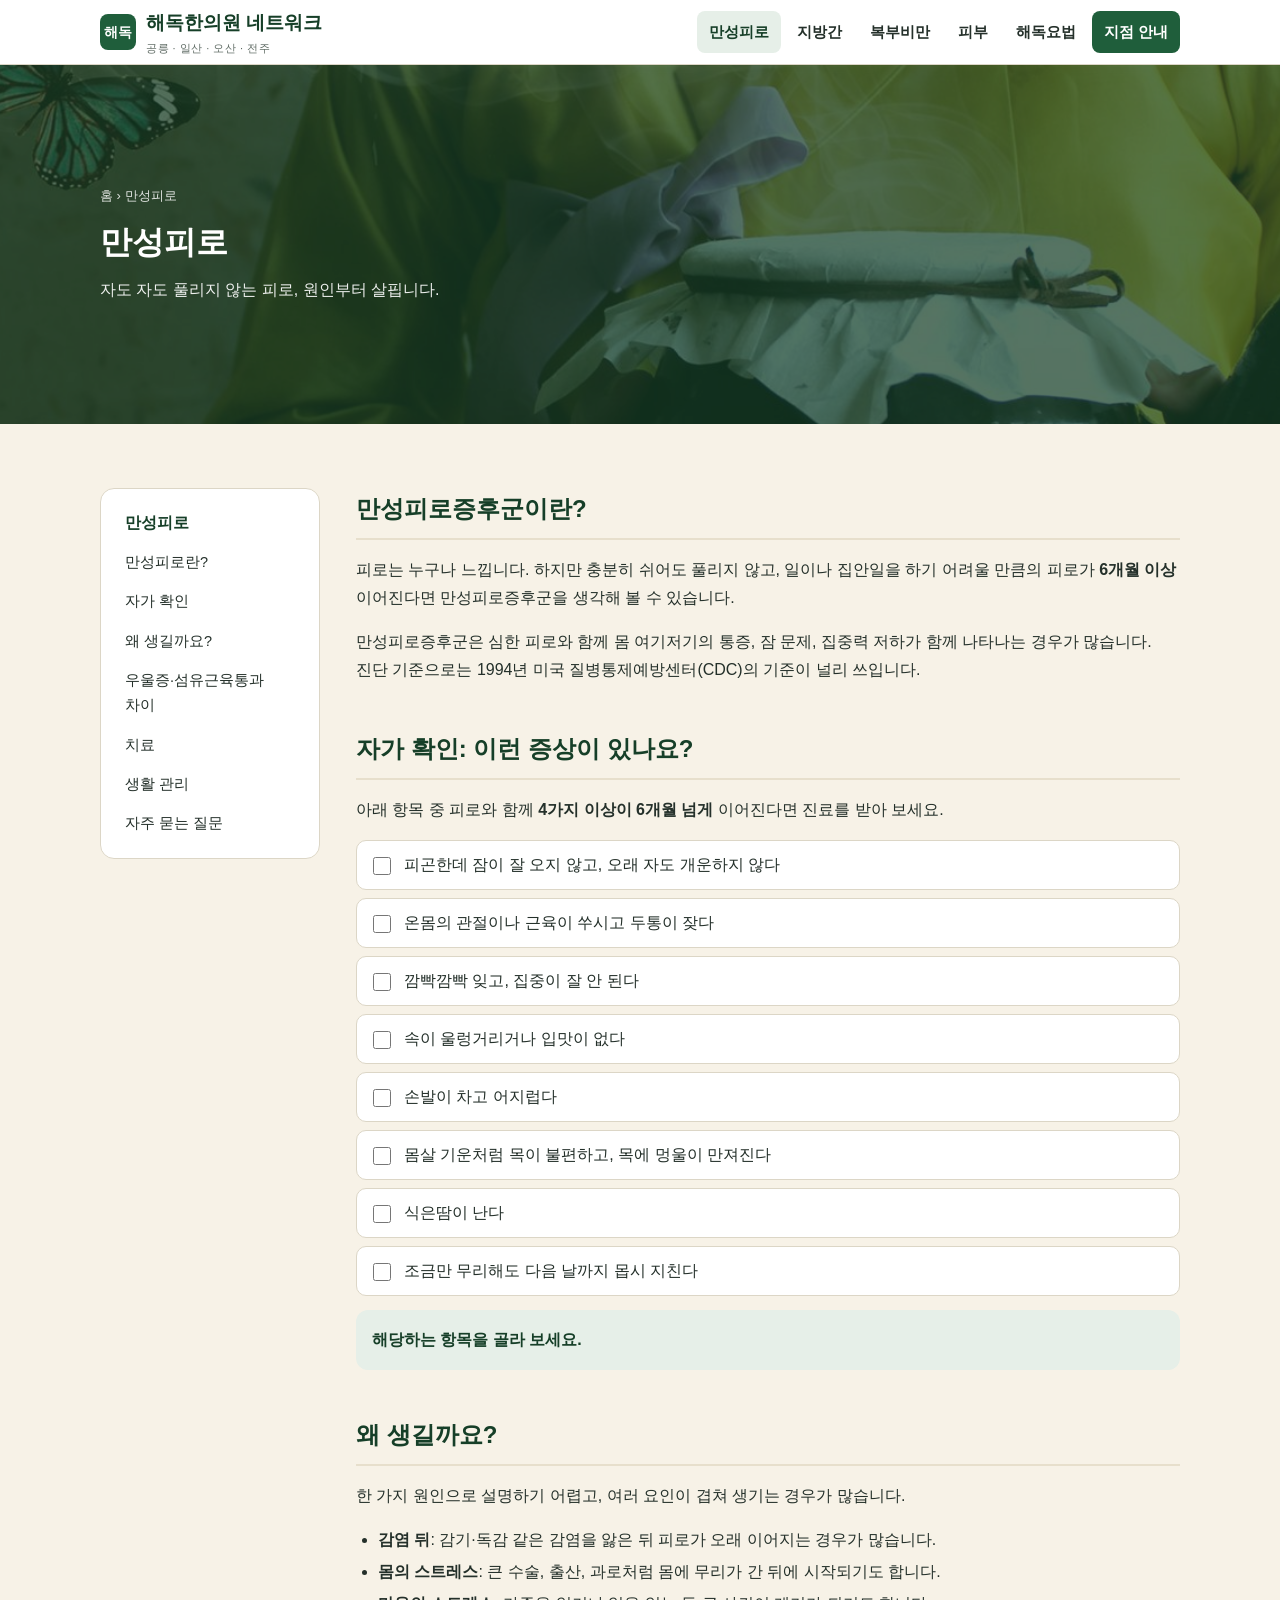
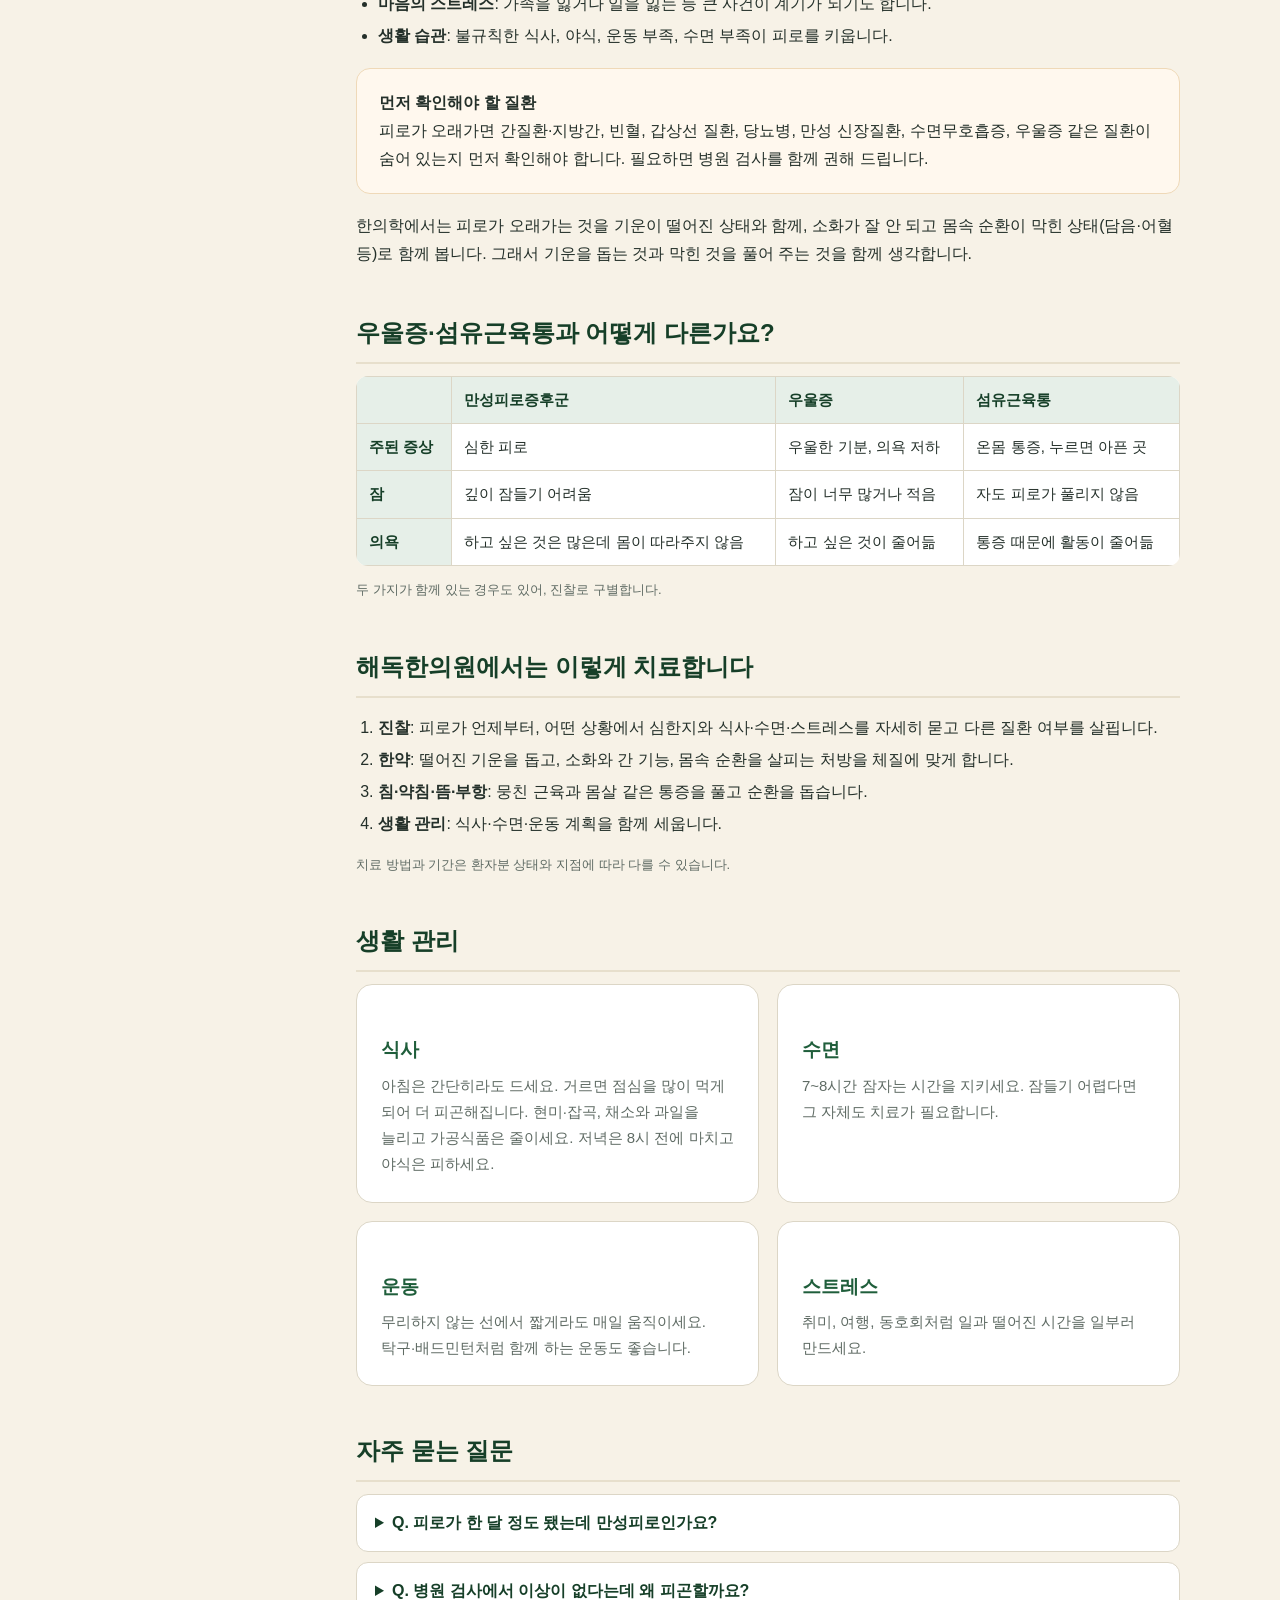
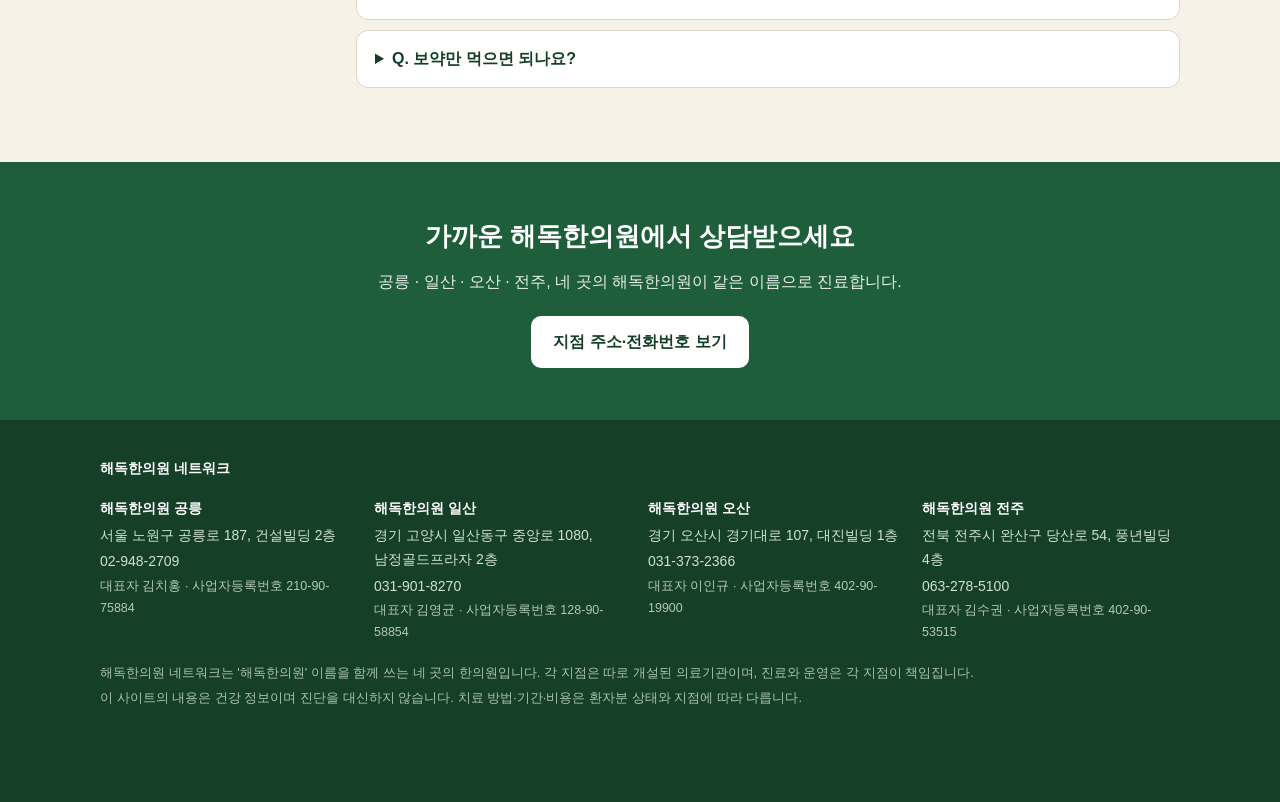
<file: fatigue.html>
<!doctype html>
<html lang="ko">
<head>
<meta charset="utf-8">
<meta name="viewport" content="width=device-width,initial-scale=1">
<title>만성피로, 자도 자도 피곤하다면? 원인과 한방 치료 | 해독한의원 네트워크</title>
<meta name="description" content="6개월 넘게 이어지는 피로는 만성피로증후군일 수 있습니다. 자가 확인 항목, 먼저 확인해야 할 질환, 생활 관리와 한약·침 치료를 해독한의원이 안내합니다.">
<link rel="stylesheet" href="assets/style.css">
<script src="assets/site.js" defer></script>
</head>
<body>
<header class="top">
  <div class="wrap">
    <a class="logo" href="index.html"><b>해독</b><span>해독한의원 네트워크<small>공릉 · 일산 · 오산 · 전주</small></span></a>
    <button class="burger" aria-label="메뉴 열기">☰</button>
    <nav class="menu">
      <a href="fatigue.html" class="on">만성피로</a>
      <a href="fatty-liver.html" class="">지방간</a>
      <a href="abdominal-obesity.html" class="">복부비만</a>
      <a href="skin.html" class="">피부</a>
      <a href="detox.html" class="">해독요법</a>
      <a href="branches.html" class="cta">지점 안내</a>
    </nav>
  </div>
</header>
<section class="phead" style="background-image:url(assets/img/fatigue-pot.jpg)">
  <div class="wrap"><div class="crumb">홈 › 만성피로</div><h1>만성피로</h1><p>자도 자도 풀리지 않는 피로, 원인부터 살핍니다.</p></div>
</section>
<section>
  <div class="wrap layout">
    <aside class="side"><b>만성피로</b>
      <a href="#what">만성피로란?</a><a href="#check">자가 확인</a><a href="#cause">왜 생길까요?</a><a href="#diff">우울증·섬유근육통과 차이</a><a href="#treat">치료</a><a href="#life">생활 관리</a><a href="#faq">자주 묻는 질문</a>
    </aside>
    <div class="content">
      <h2 id="what">만성피로증후군이란?</h2>
      <p>피로는 누구나 느낍니다. 하지만 충분히 쉬어도 풀리지 않고, 일이나 집안일을 하기 어려울 만큼의 피로가 <strong>6개월 이상</strong> 이어진다면 만성피로증후군을 생각해 볼 수 있습니다.</p>
      <p>만성피로증후군은 심한 피로와 함께 몸 여기저기의 통증, 잠 문제, 집중력 저하가 함께 나타나는 경우가 많습니다. 진단 기준으로는 1994년 미국 질병통제예방센터(CDC)의 기준이 널리 쓰입니다.</p>

      <h2 id="check">자가 확인: 이런 증상이 있나요?</h2>
      <p>아래 항목 중 피로와 함께 <strong>4가지 이상이 6개월 넘게</strong> 이어진다면 진료를 받아 보세요.</p>
      <div class="check" data-levels="4:6개월 넘게 이어졌다면 진료를 받아 원인을 확인해 보세요.">
        <label><input type="checkbox">피곤한데 잠이 잘 오지 않고, 오래 자도 개운하지 않다</label>
        <label><input type="checkbox">온몸의 관절이나 근육이 쑤시고 두통이 잦다</label>
        <label><input type="checkbox">깜빡깜빡 잊고, 집중이 잘 안 된다</label>
        <label><input type="checkbox">속이 울렁거리거나 입맛이 없다</label>
        <label><input type="checkbox">손발이 차고 어지럽다</label>
        <label><input type="checkbox">몸살 기운처럼 목이 불편하고, 목에 멍울이 만져진다</label>
        <label><input type="checkbox">식은땀이 난다</label>
        <label><input type="checkbox">조금만 무리해도 다음 날까지 몹시 지친다</label>
        <div class="result"></div>
      </div>

      <h2 id="cause">왜 생길까요?</h2>
      <p>한 가지 원인으로 설명하기 어렵고, 여러 요인이 겹쳐 생기는 경우가 많습니다.</p>
      <ul>
        <li><strong>감염 뒤</strong>: 감기·독감 같은 감염을 앓은 뒤 피로가 오래 이어지는 경우가 많습니다.</li>
        <li><strong>몸의 스트레스</strong>: 큰 수술, 출산, 과로처럼 몸에 무리가 간 뒤에 시작되기도 합니다.</li>
        <li><strong>마음의 스트레스</strong>: 가족을 잃거나 일을 잃는 등 큰 사건이 계기가 되기도 합니다.</li>
        <li><strong>생활 습관</strong>: 불규칙한 식사, 야식, 운동 부족, 수면 부족이 피로를 키웁니다.</li>
      </ul>
      <div class="box note"><strong>먼저 확인해야 할 질환</strong><br>피로가 오래가면 간질환·지방간, 빈혈, 갑상선 질환, 당뇨병, 만성 신장질환, 수면무호흡증, 우울증 같은 질환이 숨어 있는지 먼저 확인해야 합니다. 필요하면 병원 검사를 함께 권해 드립니다.</div>
      <p>한의학에서는 피로가 오래가는 것을 기운이 떨어진 상태와 함께, 소화가 잘 안 되고 몸속 순환이 막힌 상태(담음·어혈 등)로 함께 봅니다. 그래서 기운을 돕는 것과 막힌 것을 풀어 주는 것을 함께 생각합니다.</p>

      <h2 id="diff">우울증·섬유근육통과 어떻게 다른가요?</h2>
      <div class="tblwrap"><table>
        <tr><th></th><th>만성피로증후군</th><th>우울증</th><th>섬유근육통</th></tr>
        <tr><th>주된 증상</th><td>심한 피로</td><td>우울한 기분, 의욕 저하</td><td>온몸 통증, 누르면 아픈 곳</td></tr>
        <tr><th>잠</th><td>깊이 잠들기 어려움</td><td>잠이 너무 많거나 적음</td><td>자도 피로가 풀리지 않음</td></tr>
        <tr><th>의욕</th><td>하고 싶은 것은 많은데 몸이 따라주지 않음</td><td>하고 싶은 것이 줄어듦</td><td>통증 때문에 활동이 줄어듦</td></tr>
      </table></div>
      <p class="small">두 가지가 함께 있는 경우도 있어, 진찰로 구별합니다.</p>

      <h2 id="treat">해독한의원에서는 이렇게 치료합니다</h2>
      <ol>
        <li><strong>진찰</strong>: 피로가 언제부터, 어떤 상황에서 심한지와 식사·수면·스트레스를 자세히 묻고 다른 질환 여부를 살핍니다.</li>
        <li><strong>한약</strong>: 떨어진 기운을 돕고, 소화와 간 기능, 몸속 순환을 살피는 처방을 체질에 맞게 합니다.</li>
        <li><strong>침·약침·뜸·부항</strong>: 뭉친 근육과 몸살 같은 통증을 풀고 순환을 돕습니다.</li>
        <li><strong>생활 관리</strong>: 식사·수면·운동 계획을 함께 세웁니다.</li>
      </ol>
      <p class="small">치료 방법과 기간은 환자분 상태와 지점에 따라 다를 수 있습니다.</p>

      <h2 id="life">생활 관리</h2>
      <div class="grid g2">
        <div class="card"><h3>식사</h3><p>아침은 간단히라도 드세요. 거르면 점심을 많이 먹게 되어 더 피곤해집니다. 현미·잡곡, 채소와 과일을 늘리고 가공식품은 줄이세요. 저녁은 8시 전에 마치고 야식은 피하세요.</p></div>
        <div class="card"><h3>수면</h3><p>7~8시간 잠자는 시간을 지키세요. 잠들기 어렵다면 그 자체도 치료가 필요합니다.</p></div>
        <div class="card"><h3>운동</h3><p>무리하지 않는 선에서 짧게라도 매일 움직이세요. 탁구·배드민턴처럼 함께 하는 운동도 좋습니다.</p></div>
        <div class="card"><h3>스트레스</h3><p>취미, 여행, 동호회처럼 일과 떨어진 시간을 일부러 만드세요.</p></div>
      </div>

      <h2 id="faq">자주 묻는 질문</h2>
      <div class="faq">
        <details><summary>Q. 피로가 한 달 정도 됐는데 만성피로인가요?</summary><p>만성피로증후군은 6개월 이상 이어질 때를 말합니다. 다만 한 달이라도 일상이 힘들 정도라면 원인 질환이 없는지 확인해 보는 것이 좋습니다.</p></details>
        <details><summary>Q. 병원 검사에서 이상이 없다는데 왜 피곤할까요?</summary><p>검사 수치로 나타나지 않는 피로도 많습니다. 생활 습관, 소화 상태, 수면, 스트레스를 함께 살펴보면 원인을 찾는 데 도움이 됩니다.</p></details>
        <details><summary>Q. 보약만 먹으면 되나요?</summary><p>기운이 떨어진 경우만 있는 것은 아닙니다. 소화가 막혀 있거나 몸속 순환이 나쁜 경우에는 그것부터 풀어야 하므로, 진찰 뒤 처방을 정합니다.</p></details>
      </div>
    </div>
  </div>
</section>
<section class="cta-band">
  <h2>가까운 해독한의원에서 상담받으세요</h2>
  <p>공릉 · 일산 · 오산 · 전주, 네 곳의 해독한의원이 같은 이름으로 진료합니다.</p>
  <a class="btn w" href="branches.html">지점 주소·전화번호 보기</a>
</section>
<footer>
  <div class="wrap">
    <b>해독한의원 네트워크</b>
    <div class="fb">
      <div><b>해독한의원 공릉</b><p>서울 노원구 공릉로 187, 건설빌딩 2층</p><p>02-948-2709</p><p class="biz">대표자 김치홍 · 사업자등록번호 210-90-75884</p></div>
      <div><b>해독한의원 일산</b><p>경기 고양시 일산동구 중앙로 1080, 남정골드프라자 2층</p><p>031-901-8270</p><p class="biz">대표자 김영균 · 사업자등록번호 128-90-58854</p></div>
      <div><b>해독한의원 오산</b><p>경기 오산시 경기대로 107, 대진빌딩 1층</p><p>031-373-2366</p><p class="biz">대표자 이인규 · 사업자등록번호 402-90-19900</p></div>
      <div><b>해독한의원 전주</b><p>전북 전주시 완산구 당산로 54, 풍년빌딩 4층</p><p>063-278-5100</p><p class="biz">대표자 김수권 · 사업자등록번호 402-90-53515</p></div>
    </div>
    <p class="small">해독한의원 네트워크는 '해독한의원' 이름을 함께 쓰는 네 곳의 한의원입니다. 각 지점은 따로 개설된 의료기관이며, 진료와 운영은 각 지점이 책임집니다.</p>
    <p class="small">이 사이트의 내용은 건강 정보이며 진단을 대신하지 않습니다. 치료 방법·기간·비용은 환자분 상태와 지점에 따라 다릅니다.</p>
  </div>
</footer>
<div class="mbar"><a href="branches.html">지점 찾기</a><a href="branches.html#call">전화 상담</a></div>
</body>
</html>
</file>
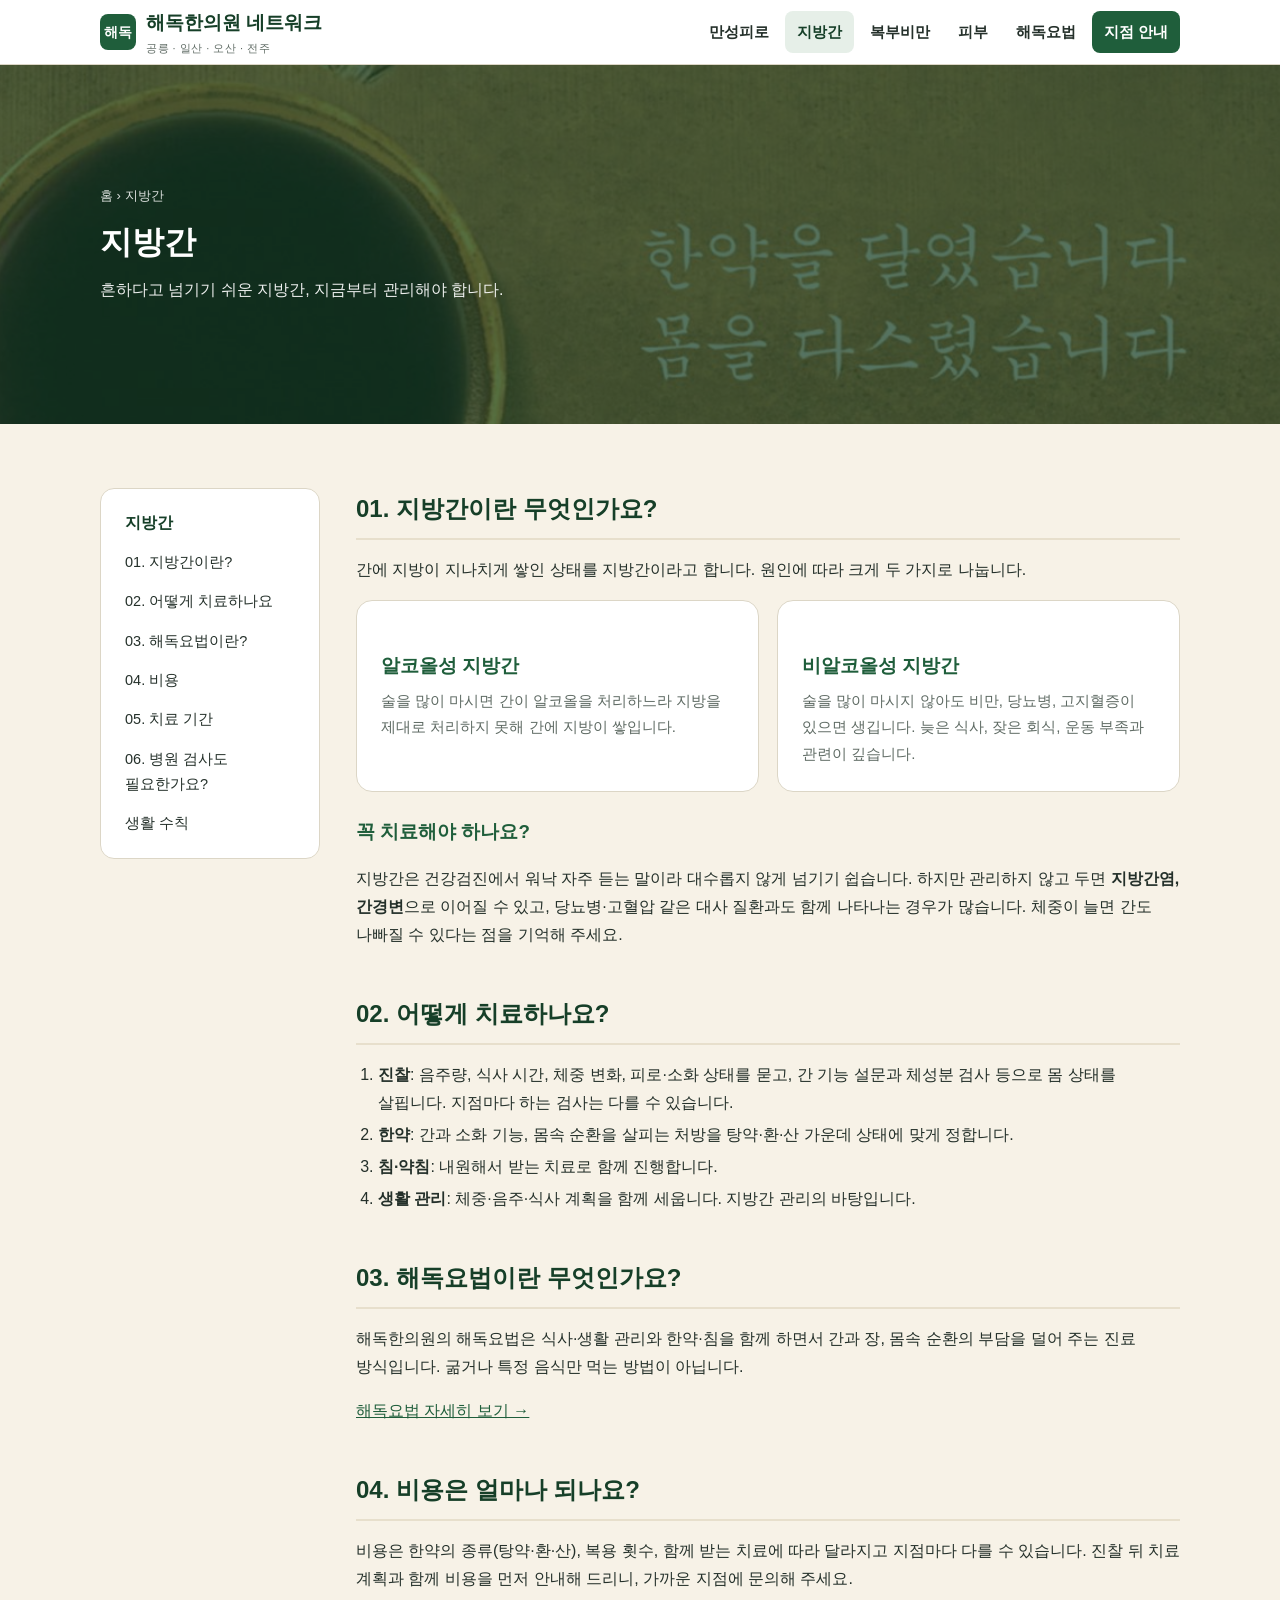
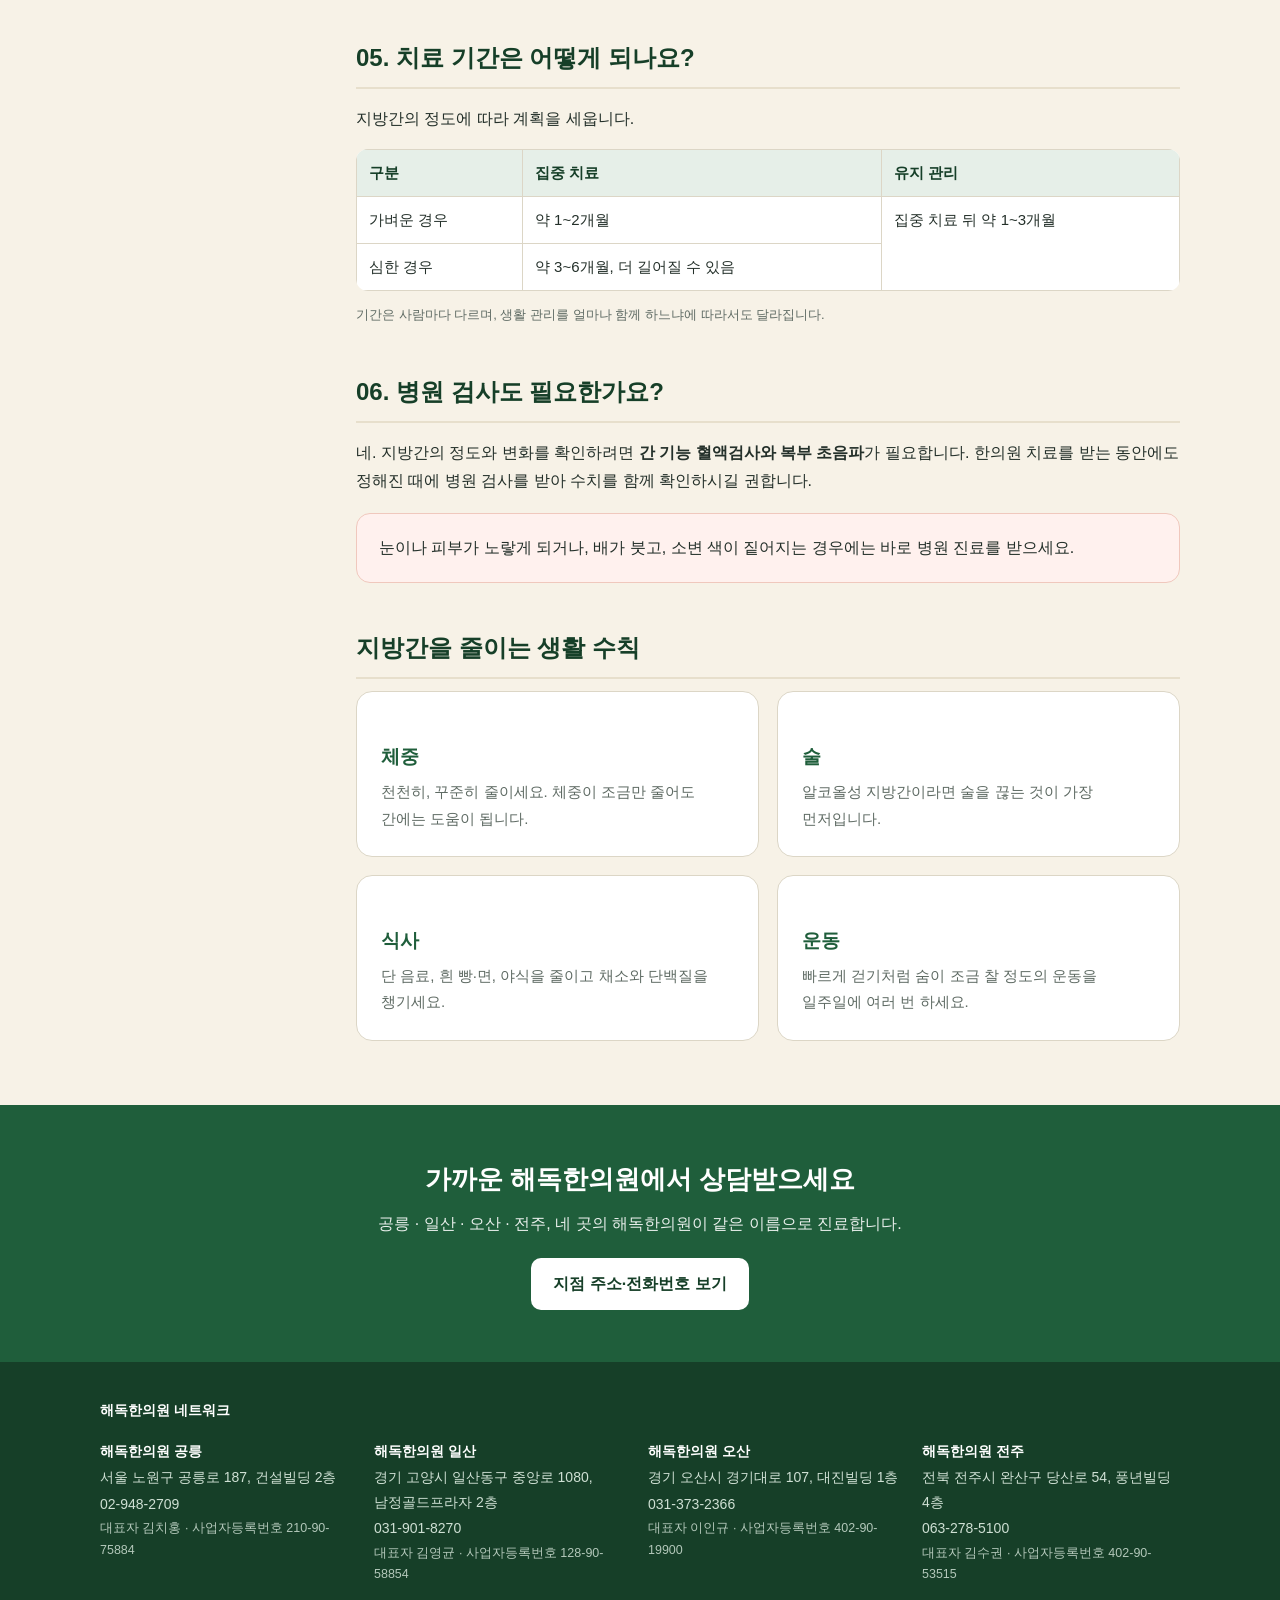
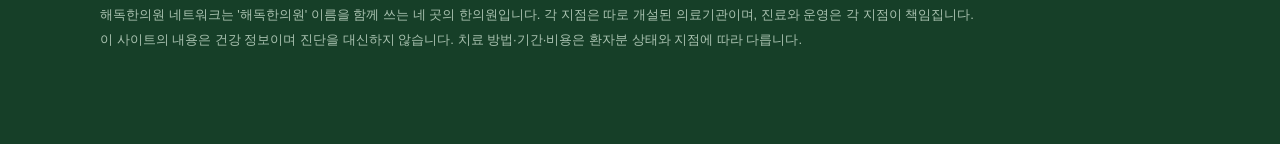
<file: fatty-liver.html>
<!doctype html>
<html lang="ko">
<head>
<meta charset="utf-8">
<meta name="viewport" content="width=device-width,initial-scale=1">
<title>지방간, 꼭 치료해야 하나요? 원인·치료·기간 | 해독한의원 네트워크</title>
<meta name="description" content="건강검진에서 지방간이라는 말을 들었다면. 알코올성·비알코올성 지방간의 원인, 치료 방법과 기간, 병원 검사, 생활 수칙을 해독한의원이 안내합니다.">
<link rel="stylesheet" href="assets/style.css">
<script src="assets/site.js" defer></script>
</head>
<body>
<header class="top">
  <div class="wrap">
    <a class="logo" href="index.html"><b>해독</b><span>해독한의원 네트워크<small>공릉 · 일산 · 오산 · 전주</small></span></a>
    <button class="burger" aria-label="메뉴 열기">☰</button>
    <nav class="menu">
      <a href="fatigue.html" class="">만성피로</a>
      <a href="fatty-liver.html" class="on">지방간</a>
      <a href="abdominal-obesity.html" class="">복부비만</a>
      <a href="skin.html" class="">피부</a>
      <a href="detox.html" class="">해독요법</a>
      <a href="branches.html" class="cta">지점 안내</a>
    </nav>
  </div>
</header>
<section class="phead" style="background-image:url(assets/img/herbal-cup.jpg)">
  <div class="wrap"><div class="crumb">홈 › 지방간</div><h1>지방간</h1><p>흔하다고 넘기기 쉬운 지방간, 지금부터 관리해야 합니다.</p></div>
</section>
<section>
  <div class="wrap layout">
    <aside class="side"><b>지방간</b>
      <a href="#what">01. 지방간이란?</a><a href="#treat">02. 어떻게 치료하나요</a><a href="#detox">03. 해독요법이란?</a><a href="#cost">04. 비용</a><a href="#period">05. 치료 기간</a><a href="#test">06. 병원 검사도 필요한가요?</a><a href="#life">생활 수칙</a>
    </aside>
    <div class="content">
      <h2 id="what">01. 지방간이란 무엇인가요?</h2>
      <p>간에 지방이 지나치게 쌓인 상태를 지방간이라고 합니다. 원인에 따라 크게 두 가지로 나눕니다.</p>
      <div class="grid g2">
        <div class="card"><h3>알코올성 지방간</h3><p>술을 많이 마시면 간이 알코올을 처리하느라 지방을 제대로 처리하지 못해 간에 지방이 쌓입니다.</p></div>
        <div class="card"><h3>비알코올성 지방간</h3><p>술을 많이 마시지 않아도 비만, 당뇨병, 고지혈증이 있으면 생깁니다. 늦은 식사, 잦은 회식, 운동 부족과 관련이 깊습니다.</p></div>
      </div>
      <h3>꼭 치료해야 하나요?</h3>
      <p>지방간은 건강검진에서 워낙 자주 듣는 말이라 대수롭지 않게 넘기기 쉽습니다. 하지만 관리하지 않고 두면 <strong>지방간염, 간경변</strong>으로 이어질 수 있고, 당뇨병·고혈압 같은 대사 질환과도 함께 나타나는 경우가 많습니다. 체중이 늘면 간도 나빠질 수 있다는 점을 기억해 주세요.</p>

      <h2 id="treat">02. 어떻게 치료하나요?</h2>
      <ol>
        <li><strong>진찰</strong>: 음주량, 식사 시간, 체중 변화, 피로·소화 상태를 묻고, 간 기능 설문과 체성분 검사 등으로 몸 상태를 살핍니다. 지점마다 하는 검사는 다를 수 있습니다.</li>
        <li><strong>한약</strong>: 간과 소화 기능, 몸속 순환을 살피는 처방을 탕약·환·산 가운데 상태에 맞게 정합니다.</li>
        <li><strong>침·약침</strong>: 내원해서 받는 치료로 함께 진행합니다.</li>
        <li><strong>생활 관리</strong>: 체중·음주·식사 계획을 함께 세웁니다. 지방간 관리의 바탕입니다.</li>
      </ol>

      <h2 id="detox">03. 해독요법이란 무엇인가요?</h2>
      <p>해독한의원의 해독요법은 식사·생활 관리와 한약·침을 함께 하면서 간과 장, 몸속 순환의 부담을 덜어 주는 진료 방식입니다. 굶거나 특정 음식만 먹는 방법이 아닙니다.</p>
      <p><a href="detox.html">해독요법 자세히 보기 →</a></p>

      <h2 id="cost">04. 비용은 얼마나 되나요?</h2>
      <p>비용은 한약의 종류(탕약·환·산), 복용 횟수, 함께 받는 치료에 따라 달라지고 지점마다 다를 수 있습니다. 진찰 뒤 치료 계획과 함께 비용을 먼저 안내해 드리니, 가까운 지점에 문의해 주세요.</p>

      <h2 id="period">05. 치료 기간은 어떻게 되나요?</h2>
      <p>지방간의 정도에 따라 계획을 세웁니다.</p>
      <div class="tblwrap"><table>
        <tr><th>구분</th><th>집중 치료</th><th>유지 관리</th></tr>
        <tr><td>가벼운 경우</td><td>약 1~2개월</td><td rowspan="2">집중 치료 뒤 약 1~3개월</td></tr>
        <tr><td>심한 경우</td><td>약 3~6개월, 더 길어질 수 있음</td></tr>
      </table></div>
      <p class="small">기간은 사람마다 다르며, 생활 관리를 얼마나 함께 하느냐에 따라서도 달라집니다.</p>

      <h2 id="test">06. 병원 검사도 필요한가요?</h2>
      <p>네. 지방간의 정도와 변화를 확인하려면 <strong>간 기능 혈액검사와 복부 초음파</strong>가 필요합니다. 한의원 치료를 받는 동안에도 정해진 때에 병원 검사를 받아 수치를 함께 확인하시길 권합니다.</p>
      <div class="box warn">눈이나 피부가 노랗게 되거나, 배가 붓고, 소변 색이 짙어지는 경우에는 바로 병원 진료를 받으세요.</div>

      <h2 id="life">지방간을 줄이는 생활 수칙</h2>
      <div class="grid g2">
        <div class="card"><h3>체중</h3><p>천천히, 꾸준히 줄이세요. 체중이 조금만 줄어도 간에는 도움이 됩니다.</p></div>
        <div class="card"><h3>술</h3><p>알코올성 지방간이라면 술을 끊는 것이 가장 먼저입니다.</p></div>
        <div class="card"><h3>식사</h3><p>단 음료, 흰 빵·면, 야식을 줄이고 채소와 단백질을 챙기세요.</p></div>
        <div class="card"><h3>운동</h3><p>빠르게 걷기처럼 숨이 조금 찰 정도의 운동을 일주일에 여러 번 하세요.</p></div>
      </div>
    </div>
  </div>
</section>
<section class="cta-band">
  <h2>가까운 해독한의원에서 상담받으세요</h2>
  <p>공릉 · 일산 · 오산 · 전주, 네 곳의 해독한의원이 같은 이름으로 진료합니다.</p>
  <a class="btn w" href="branches.html">지점 주소·전화번호 보기</a>
</section>
<footer>
  <div class="wrap">
    <b>해독한의원 네트워크</b>
    <div class="fb">
      <div><b>해독한의원 공릉</b><p>서울 노원구 공릉로 187, 건설빌딩 2층</p><p>02-948-2709</p><p class="biz">대표자 김치홍 · 사업자등록번호 210-90-75884</p></div>
      <div><b>해독한의원 일산</b><p>경기 고양시 일산동구 중앙로 1080, 남정골드프라자 2층</p><p>031-901-8270</p><p class="biz">대표자 김영균 · 사업자등록번호 128-90-58854</p></div>
      <div><b>해독한의원 오산</b><p>경기 오산시 경기대로 107, 대진빌딩 1층</p><p>031-373-2366</p><p class="biz">대표자 이인규 · 사업자등록번호 402-90-19900</p></div>
      <div><b>해독한의원 전주</b><p>전북 전주시 완산구 당산로 54, 풍년빌딩 4층</p><p>063-278-5100</p><p class="biz">대표자 김수권 · 사업자등록번호 402-90-53515</p></div>
    </div>
    <p class="small">해독한의원 네트워크는 '해독한의원' 이름을 함께 쓰는 네 곳의 한의원입니다. 각 지점은 따로 개설된 의료기관이며, 진료와 운영은 각 지점이 책임집니다.</p>
    <p class="small">이 사이트의 내용은 건강 정보이며 진단을 대신하지 않습니다. 치료 방법·기간·비용은 환자분 상태와 지점에 따라 다릅니다.</p>
  </div>
</footer>
<div class="mbar"><a href="branches.html">지점 찾기</a><a href="branches.html#call">전화 상담</a></div>
</body>
</html>
</file>
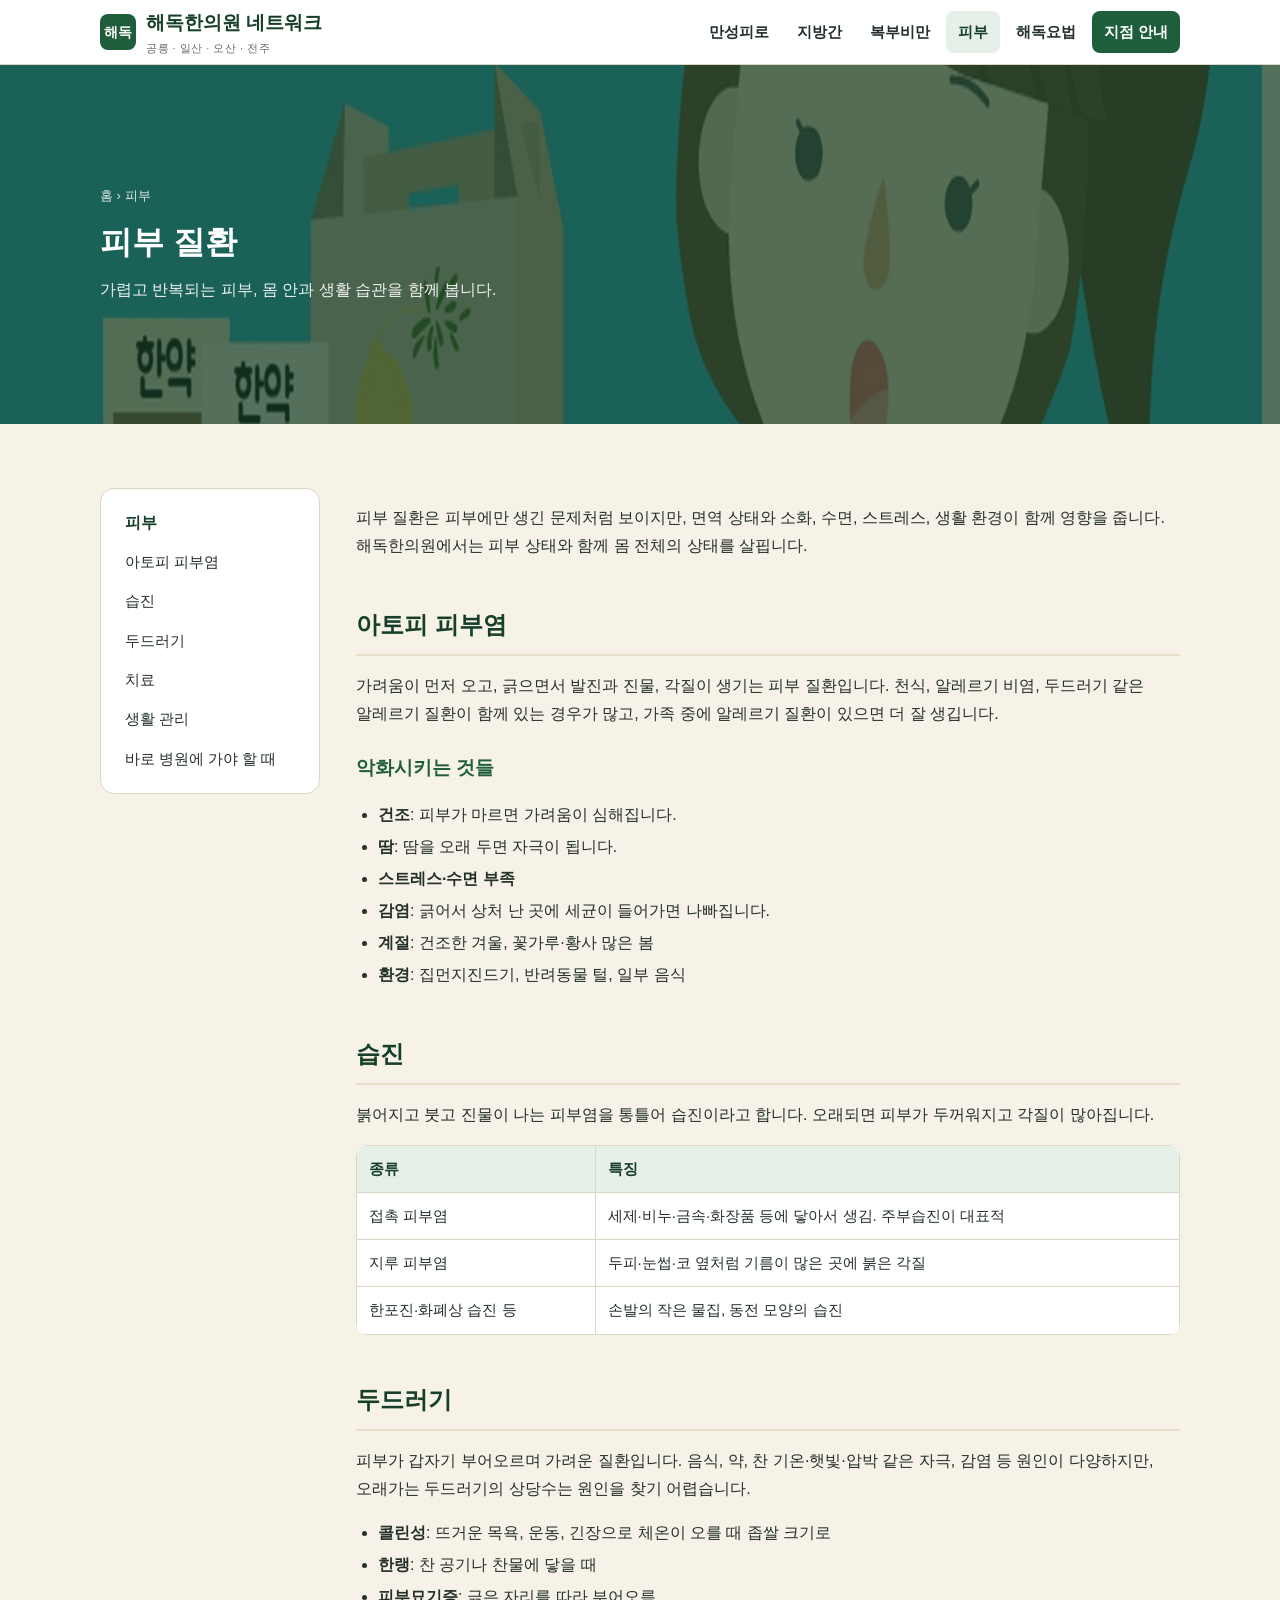
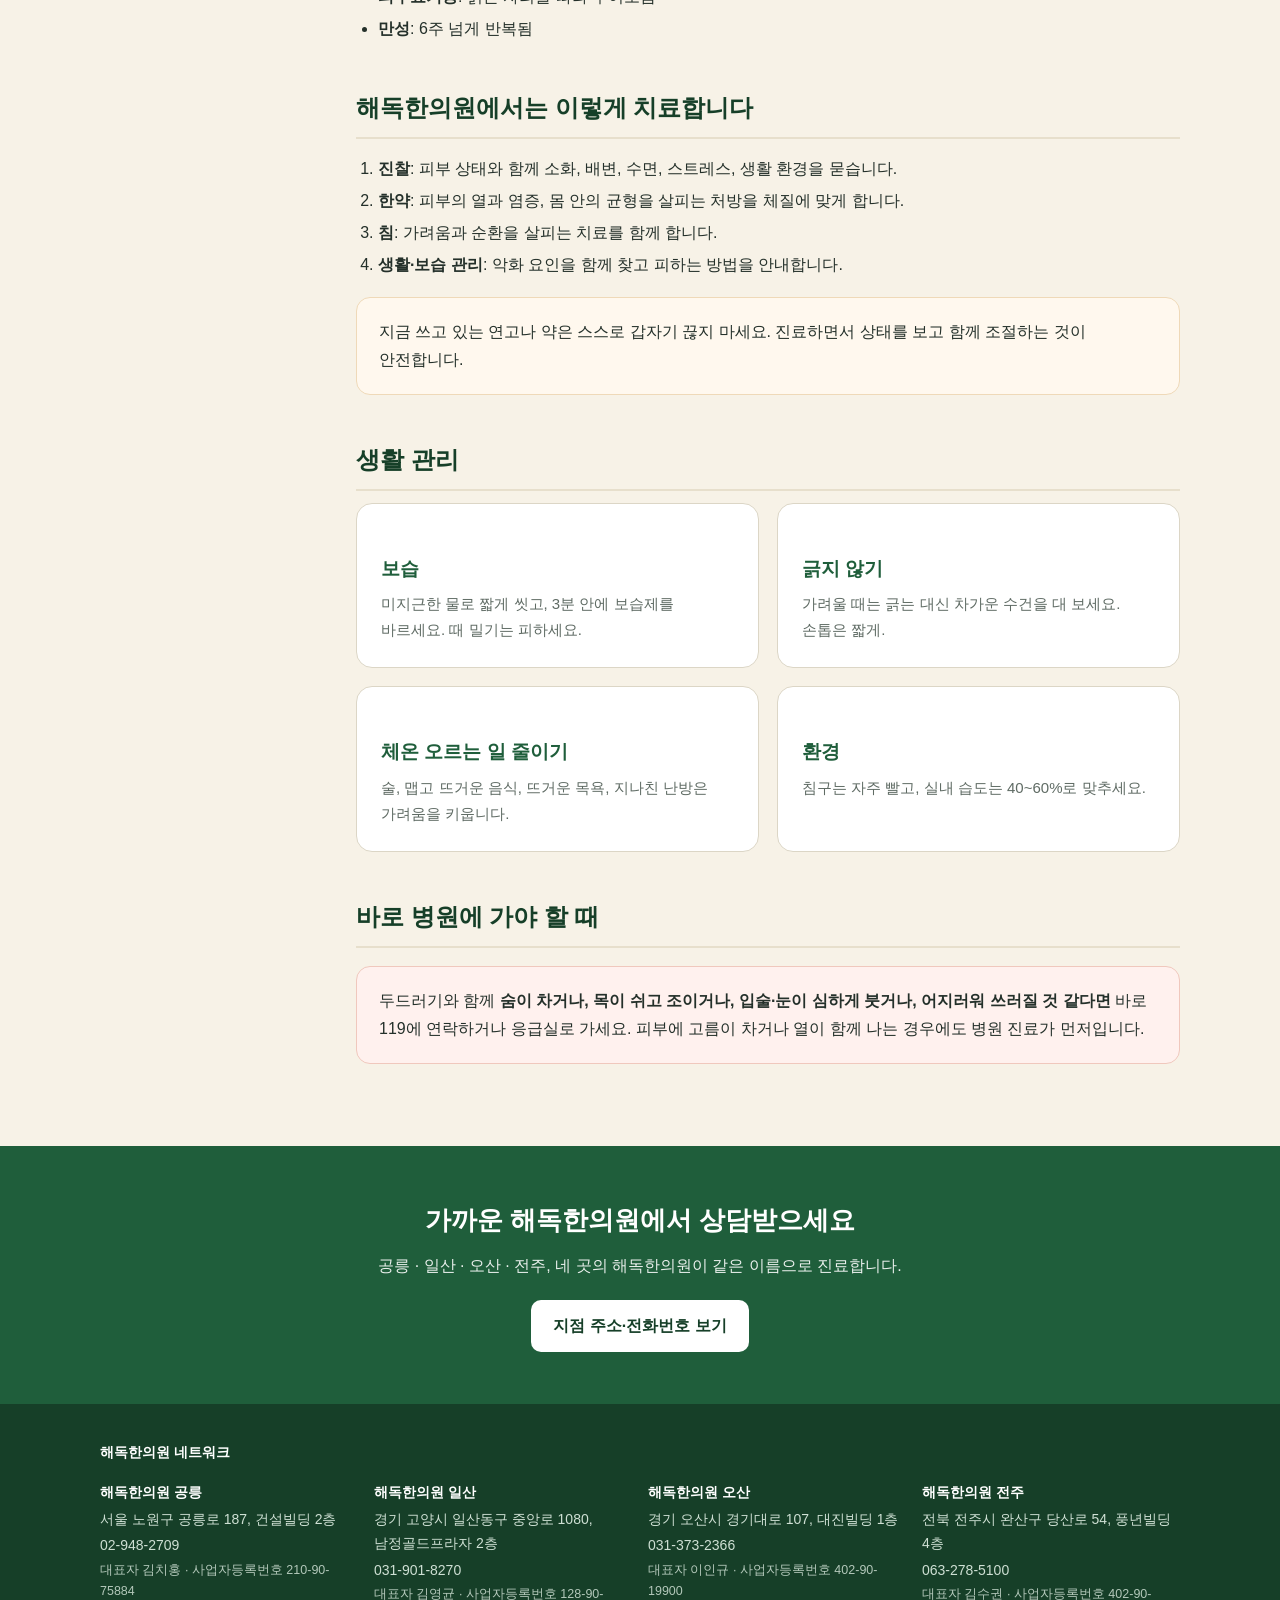
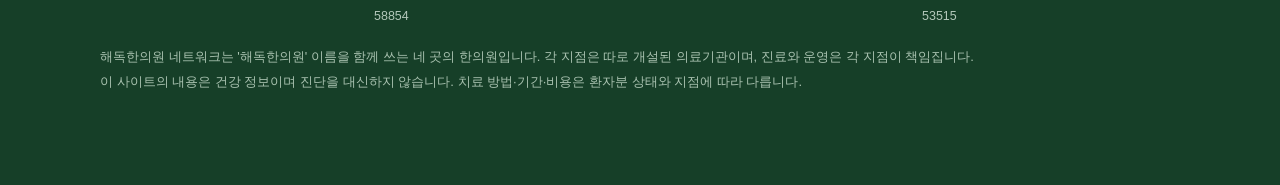
<file: skin.html>
<!doctype html>
<html lang="ko">
<head>
<meta charset="utf-8">
<meta name="viewport" content="width=device-width,initial-scale=1">
<title>아토피·습진·두드러기, 반복되는 피부 질환 한방 치료 | 해독한의원 네트워크</title>
<meta name="description" content="가렵고 반복되는 아토피 피부염, 습진, 두드러기. 악화 원인과 생활 관리, 체질에 맞춘 한약·침 치료, 병원에 바로 가야 할 경우를 해독한의원이 안내합니다.">
<link rel="stylesheet" href="assets/style.css">
<script src="assets/site.js" defer></script>
</head>
<body>
<header class="top">
  <div class="wrap">
    <a class="logo" href="index.html"><b>해독</b><span>해독한의원 네트워크<small>공릉 · 일산 · 오산 · 전주</small></span></a>
    <button class="burger" aria-label="메뉴 열기">☰</button>
    <nav class="menu">
      <a href="fatigue.html" class="">만성피로</a>
      <a href="fatty-liver.html" class="">지방간</a>
      <a href="abdominal-obesity.html" class="">복부비만</a>
      <a href="skin.html" class="on">피부</a>
      <a href="detox.html" class="">해독요법</a>
      <a href="branches.html" class="cta">지점 안내</a>
    </nav>
  </div>
</header>
<section class="phead" style="background-image:url(assets/img/herbal-cartoon.jpg)">
  <div class="wrap"><div class="crumb">홈 › 피부</div><h1>피부 질환</h1><p>가렵고 반복되는 피부, 몸 안과 생활 습관을 함께 봅니다.</p></div>
</section>
<section>
  <div class="wrap layout">
    <aside class="side"><b>피부</b>
      <a href="#atopy">아토피 피부염</a><a href="#eczema">습진</a><a href="#urticaria">두드러기</a><a href="#treat">치료</a><a href="#life">생활 관리</a><a href="#er">바로 병원에 가야 할 때</a>
    </aside>
    <div class="content">
      <p>피부 질환은 피부에만 생긴 문제처럼 보이지만, 면역 상태와 소화, 수면, 스트레스, 생활 환경이 함께 영향을 줍니다. 해독한의원에서는 피부 상태와 함께 몸 전체의 상태를 살핍니다.</p>

      <h2 id="atopy">아토피 피부염</h2>
      <p>가려움이 먼저 오고, 긁으면서 발진과 진물, 각질이 생기는 피부 질환입니다. 천식, 알레르기 비염, 두드러기 같은 알레르기 질환이 함께 있는 경우가 많고, 가족 중에 알레르기 질환이 있으면 더 잘 생깁니다.</p>
      <h3>악화시키는 것들</h3>
      <ul>
        <li><strong>건조</strong>: 피부가 마르면 가려움이 심해집니다.</li>
        <li><strong>땀</strong>: 땀을 오래 두면 자극이 됩니다.</li>
        <li><strong>스트레스·수면 부족</strong></li>
        <li><strong>감염</strong>: 긁어서 상처 난 곳에 세균이 들어가면 나빠집니다.</li>
        <li><strong>계절</strong>: 건조한 겨울, 꽃가루·황사 많은 봄</li>
        <li><strong>환경</strong>: 집먼지진드기, 반려동물 털, 일부 음식</li>
      </ul>

      <h2 id="eczema">습진</h2>
      <p>붉어지고 붓고 진물이 나는 피부염을 통틀어 습진이라고 합니다. 오래되면 피부가 두꺼워지고 각질이 많아집니다.</p>
      <div class="tblwrap"><table>
        <tr><th>종류</th><th>특징</th></tr>
        <tr><td>접촉 피부염</td><td>세제·비누·금속·화장품 등에 닿아서 생김. 주부습진이 대표적</td></tr>
        <tr><td>지루 피부염</td><td>두피·눈썹·코 옆처럼 기름이 많은 곳에 붉은 각질</td></tr>
        <tr><td>한포진·화폐상 습진 등</td><td>손발의 작은 물집, 동전 모양의 습진</td></tr>
      </table></div>

      <h2 id="urticaria">두드러기</h2>
      <p>피부가 갑자기 부어오르며 가려운 질환입니다. 음식, 약, 찬 기온·햇빛·압박 같은 자극, 감염 등 원인이 다양하지만, 오래가는 두드러기의 상당수는 원인을 찾기 어렵습니다.</p>
      <ul>
        <li><strong>콜린성</strong>: 뜨거운 목욕, 운동, 긴장으로 체온이 오를 때 좁쌀 크기로</li>
        <li><strong>한랭</strong>: 찬 공기나 찬물에 닿을 때</li>
        <li><strong>피부묘기증</strong>: 긁은 자리를 따라 부어오름</li>
        <li><strong>만성</strong>: 6주 넘게 반복됨</li>
      </ul>

      <h2 id="treat">해독한의원에서는 이렇게 치료합니다</h2>
      <ol>
        <li><strong>진찰</strong>: 피부 상태와 함께 소화, 배변, 수면, 스트레스, 생활 환경을 묻습니다.</li>
        <li><strong>한약</strong>: 피부의 열과 염증, 몸 안의 균형을 살피는 처방을 체질에 맞게 합니다.</li>
        <li><strong>침</strong>: 가려움과 순환을 살피는 치료를 함께 합니다.</li>
        <li><strong>생활·보습 관리</strong>: 악화 요인을 함께 찾고 피하는 방법을 안내합니다.</li>
      </ol>
      <div class="box note">지금 쓰고 있는 연고나 약은 스스로 갑자기 끊지 마세요. 진료하면서 상태를 보고 함께 조절하는 것이 안전합니다.</div>

      <h2 id="life">생활 관리</h2>
      <div class="grid g2">
        <div class="card"><h3>보습</h3><p>미지근한 물로 짧게 씻고, 3분 안에 보습제를 바르세요. 때 밀기는 피하세요.</p></div>
        <div class="card"><h3>긁지 않기</h3><p>가려울 때는 긁는 대신 차가운 수건을 대 보세요. 손톱은 짧게.</p></div>
        <div class="card"><h3>체온 오르는 일 줄이기</h3><p>술, 맵고 뜨거운 음식, 뜨거운 목욕, 지나친 난방은 가려움을 키웁니다.</p></div>
        <div class="card"><h3>환경</h3><p>침구는 자주 빨고, 실내 습도는 40~60%로 맞추세요.</p></div>
      </div>

      <h2 id="er">바로 병원에 가야 할 때</h2>
      <div class="box warn">두드러기와 함께 <strong>숨이 차거나, 목이 쉬고 조이거나, 입술·눈이 심하게 붓거나, 어지러워 쓰러질 것 같다면</strong> 바로 119에 연락하거나 응급실로 가세요. 피부에 고름이 차거나 열이 함께 나는 경우에도 병원 진료가 먼저입니다.</div>
    </div>
  </div>
</section>
<section class="cta-band">
  <h2>가까운 해독한의원에서 상담받으세요</h2>
  <p>공릉 · 일산 · 오산 · 전주, 네 곳의 해독한의원이 같은 이름으로 진료합니다.</p>
  <a class="btn w" href="branches.html">지점 주소·전화번호 보기</a>
</section>
<footer>
  <div class="wrap">
    <b>해독한의원 네트워크</b>
    <div class="fb">
      <div><b>해독한의원 공릉</b><p>서울 노원구 공릉로 187, 건설빌딩 2층</p><p>02-948-2709</p><p class="biz">대표자 김치홍 · 사업자등록번호 210-90-75884</p></div>
      <div><b>해독한의원 일산</b><p>경기 고양시 일산동구 중앙로 1080, 남정골드프라자 2층</p><p>031-901-8270</p><p class="biz">대표자 김영균 · 사업자등록번호 128-90-58854</p></div>
      <div><b>해독한의원 오산</b><p>경기 오산시 경기대로 107, 대진빌딩 1층</p><p>031-373-2366</p><p class="biz">대표자 이인규 · 사업자등록번호 402-90-19900</p></div>
      <div><b>해독한의원 전주</b><p>전북 전주시 완산구 당산로 54, 풍년빌딩 4층</p><p>063-278-5100</p><p class="biz">대표자 김수권 · 사업자등록번호 402-90-53515</p></div>
    </div>
    <p class="small">해독한의원 네트워크는 '해독한의원' 이름을 함께 쓰는 네 곳의 한의원입니다. 각 지점은 따로 개설된 의료기관이며, 진료와 운영은 각 지점이 책임집니다.</p>
    <p class="small">이 사이트의 내용은 건강 정보이며 진단을 대신하지 않습니다. 치료 방법·기간·비용은 환자분 상태와 지점에 따라 다릅니다.</p>
  </div>
</footer>
<div class="mbar"><a href="branches.html">지점 찾기</a><a href="branches.html#call">전화 상담</a></div>
</body>
</html>
</file>
<file: assets/style.css>
:root{
  --green:#1f5e3b; --green-dk:#163f28; --green-lt:#e6efe8; --cream:#f7f2e7; --cream-dk:#e7dfcc;
  --ink:#24302a; --muted:#5f6b64; --line:#dcd6c6; --accent:#c8732a; --white:#fff;
}
*{box-sizing:border-box}
html{scroll-behavior:smooth}
body{margin:0;background:var(--cream);color:var(--ink);font-family:"Pretendard","Noto Sans KR","Malgun Gothic",sans-serif;line-height:1.75;word-break:keep-all}
img{max-width:100%;display:block}
a{color:var(--green)}
.wrap{max-width:1120px;margin:0 auto;padding:0 20px}

/* header */
.top{position:sticky;top:0;z-index:20;background:var(--white);border-bottom:1px solid var(--line)}
.top .wrap{display:flex;align-items:center;justify-content:space-between;height:64px}
.logo{display:flex;align-items:center;gap:10px;text-decoration:none;color:var(--green-dk);font-weight:800;font-size:19px}
.logo b{display:inline-grid;place-items:center;width:36px;height:36px;border-radius:8px;background:var(--green);color:#fff;font-size:14px}
.logo small{display:block;font-weight:500;font-size:11px;color:var(--muted);letter-spacing:.5px}
nav.menu{display:flex;gap:4px}
nav.menu a{padding:8px 12px;border-radius:8px;text-decoration:none;color:var(--ink);font-weight:600;font-size:15px}
nav.menu a:hover,nav.menu a.on{background:var(--green-lt);color:var(--green-dk)}
nav.menu a.cta{background:var(--green);color:#fff}
.burger{display:none;background:none;border:0;font-size:26px;color:var(--green-dk)}

/* hero */
.hero{position:relative;color:#fff;background:var(--green-dk) url(img/hero-jujube.jpg) center/cover}
.hero:before{content:"";position:absolute;inset:0;background:linear-gradient(90deg,rgba(22,63,40,.92),rgba(22,63,40,.55))}
.hero .wrap{position:relative;padding:88px 20px 80px}
.hero .eyebrow{display:inline-block;padding:4px 12px;border:1px solid rgba(255,255,255,.5);border-radius:99px;font-size:13px}
.hero h1{font-size:40px;line-height:1.35;margin:18px 0 14px}
.hero p{max-width:620px;font-size:17px;opacity:.95;margin:0 0 26px}
.btns{display:flex;flex-wrap:wrap;gap:10px}
.btn{display:inline-block;padding:12px 22px;border-radius:10px;font-weight:700;text-decoration:none}
.btn.w{background:#fff;color:var(--green-dk)}
.btn.o{border:1px solid rgba(255,255,255,.7);color:#fff}
.btn.g{background:var(--green);color:#fff}

/* page head */
.phead{position:relative;color:#fff;background:var(--green-dk) center/cover}
.phead:before{content:"";position:absolute;inset:0;background:rgba(22,63,40,.72)}
.phead .wrap{position:relative;padding:56px 20px}
.phead .crumb{font-size:13px;opacity:.85}
.phead h1{margin:6px 0 6px;font-size:32px}
.phead p{margin:0;opacity:.92}

/* sections */
section{padding:64px 0}
section.alt{background:var(--white)}
.sec-title{text-align:center;margin-bottom:36px}
.sec-title small{color:var(--accent);font-weight:700;letter-spacing:1px}
.sec-title h2{margin:6px 0 8px;font-size:28px;color:var(--green-dk)}
.sec-title p{margin:0;color:var(--muted)}
.grid{display:grid;gap:18px}
.g2{grid-template-columns:repeat(2,1fr)} .g3{grid-template-columns:repeat(3,1fr)} .g4{grid-template-columns:repeat(4,1fr)}
.card{background:var(--white);border:1px solid var(--line);border-radius:16px;padding:24px}
section.alt .card{background:var(--cream)}
.card h3{margin:0 0 8px;color:var(--green-dk);font-size:19px}
.card p{margin:0;color:var(--muted);font-size:15px}
.card .num{display:inline-grid;place-items:center;width:34px;height:34px;border-radius:50%;background:var(--green);color:#fff;font-weight:700;margin-bottom:10px}
a.card{text-decoration:none;transition:transform .15s,box-shadow .15s}
a.card:hover{transform:translateY(-3px);box-shadow:0 10px 24px rgba(31,94,59,.12)}
a.card .more{display:inline-block;margin-top:12px;color:var(--green);font-weight:700;font-size:14px}
.ico{font-size:30px;margin-bottom:8px}

/* page content */
.layout{display:grid;grid-template-columns:220px 1fr;gap:36px;align-items:start}
.side{position:sticky;top:84px;background:var(--white);border:1px solid var(--line);border-radius:14px;padding:14px}
.side b{display:block;padding:6px 10px;color:var(--green-dk)}
.side a{display:block;padding:7px 10px;border-radius:8px;text-decoration:none;color:var(--ink);font-size:14.5px}
.side a:hover{background:var(--green-lt)}
.content h2{color:var(--green-dk);font-size:24px;margin:44px 0 12px;padding-bottom:8px;border-bottom:2px solid var(--cream-dk);scroll-margin-top:84px}
.content h2:first-child{margin-top:0}
.content h3{color:var(--green);margin:24px 0 6px}
.content ul,.content ol{padding-left:22px}
.content li{margin:4px 0}
.box{background:var(--white);border:1px solid var(--line);border-radius:14px;padding:20px 22px;margin:18px 0}
.box.note{background:#fff8ee;border-color:#efd9b8}
.box.warn{background:#fff1ee;border-color:#f0c8bd}
table{width:100%;border-collapse:collapse;background:var(--white);border-radius:12px;overflow:hidden;font-size:15px}
th,td{border:1px solid var(--line);padding:10px 12px;text-align:left;vertical-align:top}
th{background:var(--green-lt);color:var(--green-dk)}
.tblwrap{overflow-x:auto}
.figure{margin:18px 0;border-radius:14px;overflow:hidden;border:1px solid var(--line);background:#fff}
.figure figcaption{padding:8px 14px;font-size:13px;color:var(--muted)}
.faq details{background:var(--white);border:1px solid var(--line);border-radius:12px;padding:14px 18px;margin:10px 0}
.faq summary{cursor:pointer;font-weight:700;color:var(--green-dk)}
.faq details p{margin:10px 0 0;color:var(--muted)}

/* checklist */
.check label{display:flex;gap:10px;align-items:flex-start;padding:10px 12px;border:1px solid var(--line);border-radius:10px;margin:8px 0;background:var(--white);cursor:pointer}
.check input{margin-top:6px;accent-color:var(--green);width:18px;height:18px}
.check .result{margin-top:14px;padding:16px;border-radius:12px;background:var(--green-lt);font-weight:600;color:var(--green-dk)}

/* branches */
.branch{background:var(--white);border:1px solid var(--line);border-radius:16px;padding:24px;display:flex;flex-direction:column;gap:6px}
.branch h3{margin:0;color:var(--green-dk);font-size:21px}
.branch .tag{align-self:flex-start;font-size:12px;padding:2px 10px;border-radius:99px;background:var(--cream-dk);color:var(--green-dk);font-weight:700}
.branch .row{font-size:15px;color:var(--muted)}
.branch .row b{color:var(--ink);display:inline-block;min-width:64px}
.branch .btns{margin-top:10px}
.branch .btn{padding:9px 16px;font-size:14px}
.branch .btn.line{border:1px solid var(--green);color:var(--green)}
.branch .head{display:flex;align-items:center;gap:16px;margin-bottom:6px}
.branch .head .who{display:flex;flex-direction:column;gap:6px}
.branch .omd{width:92px;height:92px;flex:none;border-radius:50%;object-fit:cover;border:3px solid var(--cream-dk);background:var(--cream)}
.branch .head .name{font-size:14px;color:var(--muted)}
@media(max-width:600px){.branch .omd{width:76px;height:76px}}

/* cta + footer */
.cta-band{background:var(--green);color:#fff;text-align:center;padding:52px 20px}
.cta-band h2{margin:0 0 8px;font-size:26px}
.cta-band p{margin:0 0 20px;opacity:.9}
footer{background:var(--green-dk);color:#cfe0d4;font-size:14px;padding:36px 0 90px}
footer b{color:#fff}
footer .fb{display:grid;grid-template-columns:repeat(4,1fr);gap:16px;margin:16px 0}
footer p{margin:2px 0}
.small{font-size:13px;color:var(--muted)}
footer .small{color:#a9c2b0}

/* mobile bottom bar */
.mbar{display:none}
@media (max-width:900px){
  nav.menu{display:none;position:absolute;top:64px;left:0;right:0;flex-direction:column;background:#fff;border-bottom:1px solid var(--line);padding:10px 16px}
  nav.menu.open{display:flex}
  .burger{display:block}
  .g3,.g4{grid-template-columns:repeat(2,1fr)}
  .layout{grid-template-columns:1fr}
  .side{position:static;display:flex;flex-wrap:wrap;gap:4px}
  .side b{width:100%}
  footer .fb{grid-template-columns:repeat(2,1fr)}
}
@media (max-width:600px){
  .wrap{padding:0 16px}
  .hero .wrap{padding:60px 16px 56px}
  .hero h1{font-size:28px}
  .phead h1{font-size:25px}
  section{padding:48px 0}
  .g2,.g3,.g4{grid-template-columns:1fr}
  footer .fb{grid-template-columns:1fr}
  .mbar{display:grid;grid-template-columns:1fr 1fr;position:fixed;left:0;right:0;bottom:0;z-index:30;background:#fff;border-top:1px solid var(--line)}
  .mbar a{padding:14px 0;text-align:center;font-weight:700;text-decoration:none;color:var(--green-dk)}
  .mbar a+a{background:var(--green);color:#fff}
}

.biz{font-size:12.5px !important;opacity:.85}
</file>
